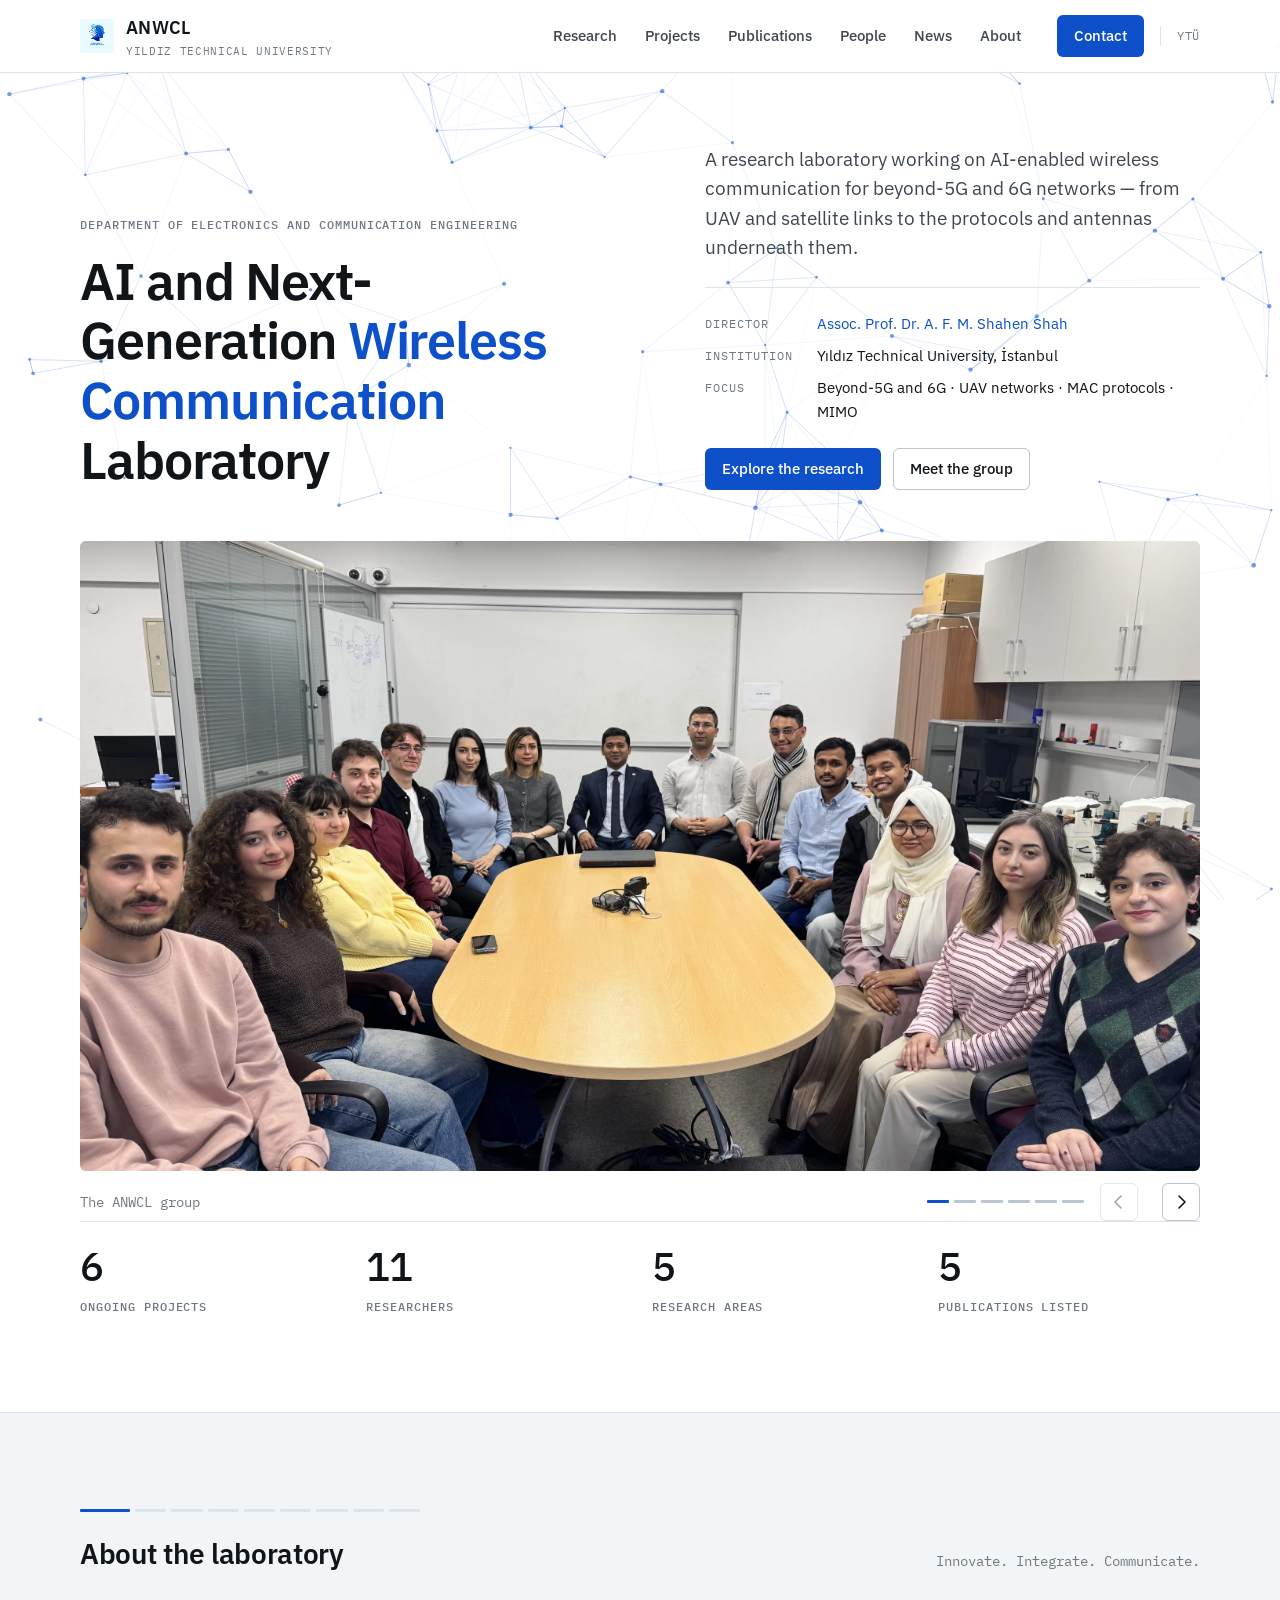
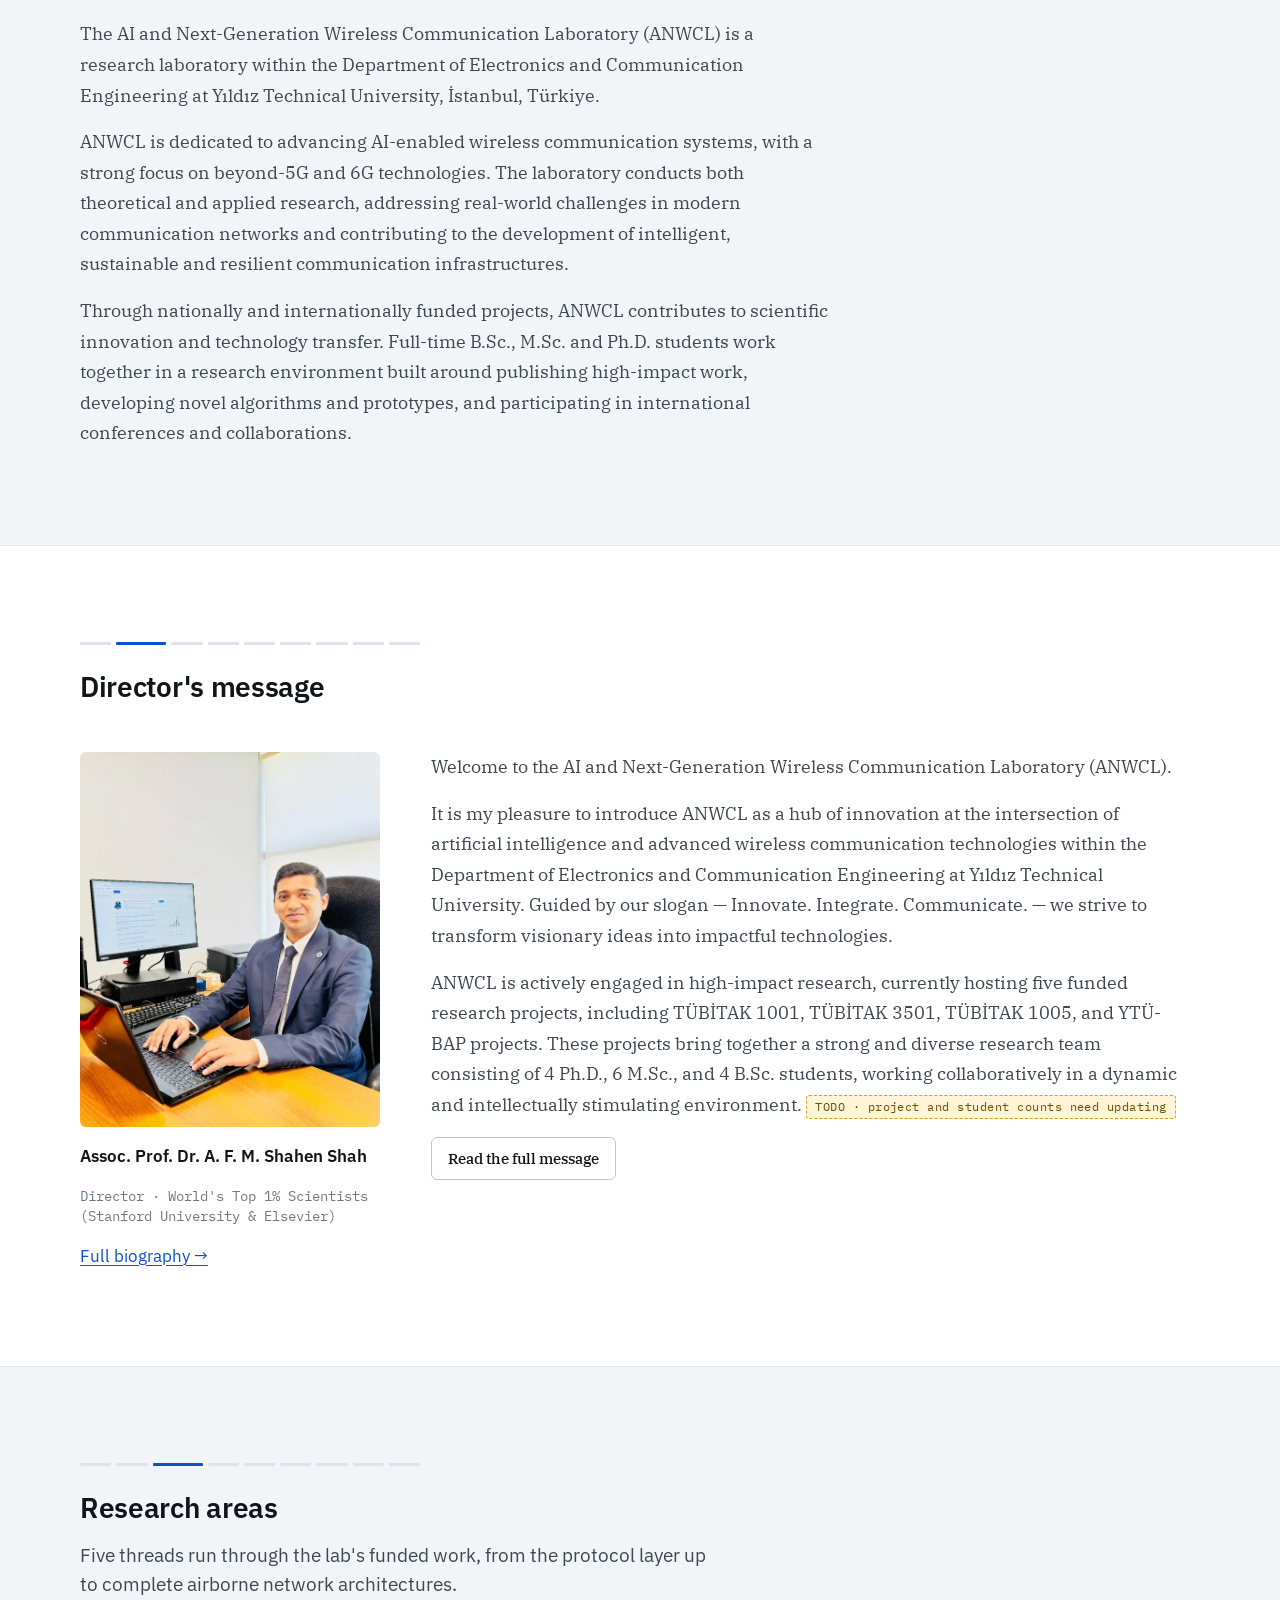
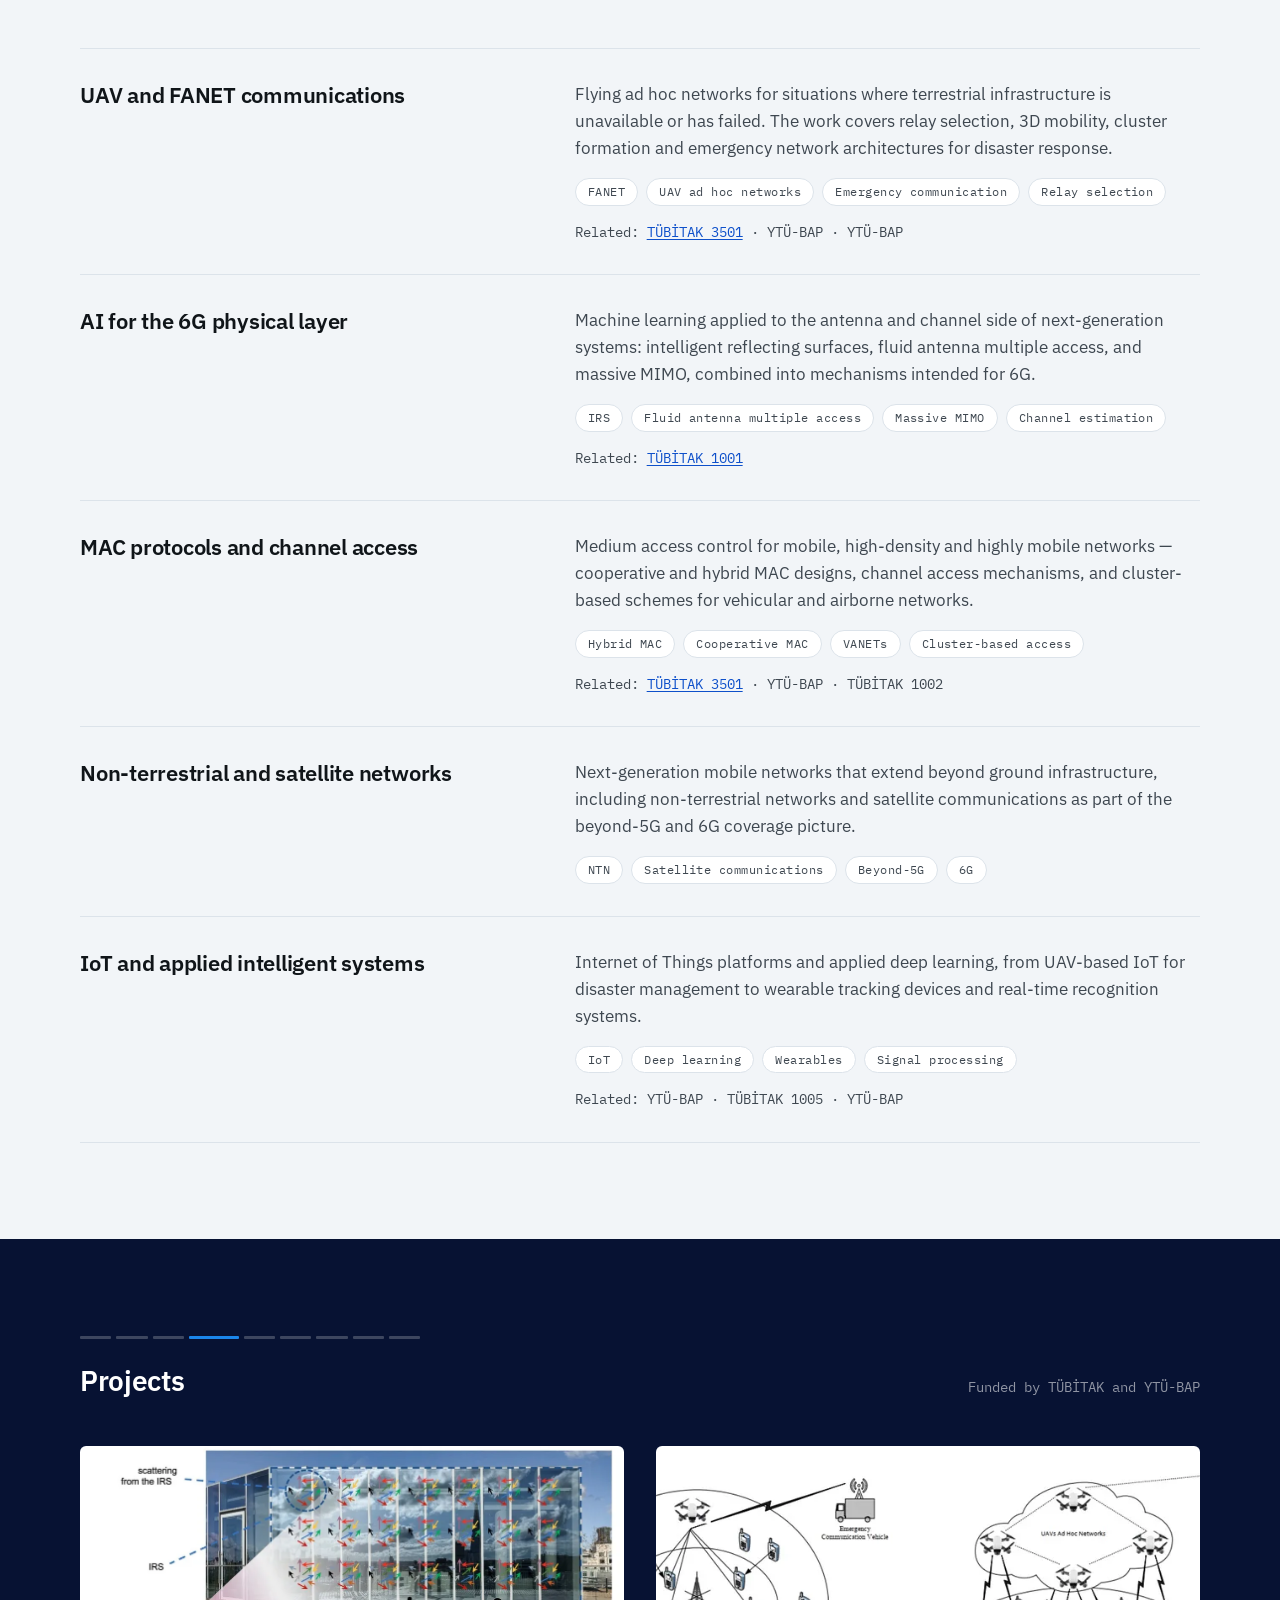
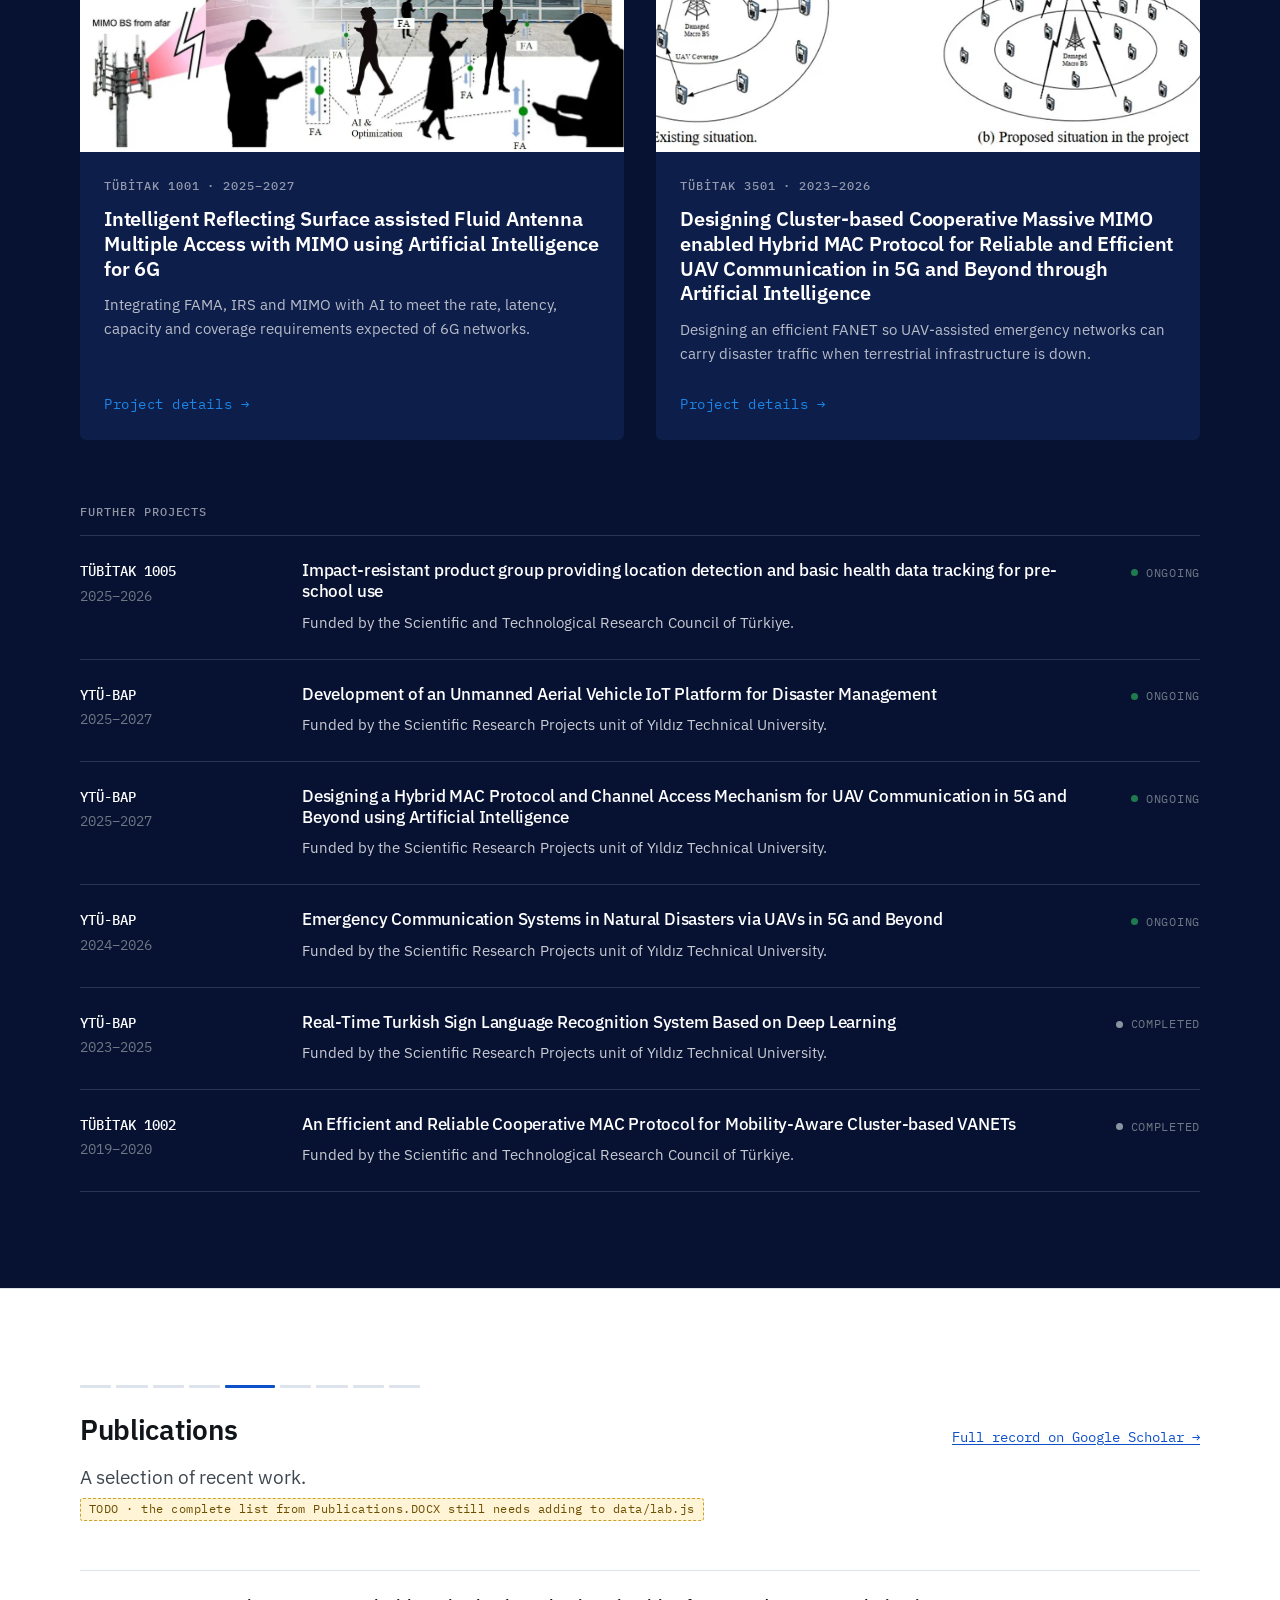
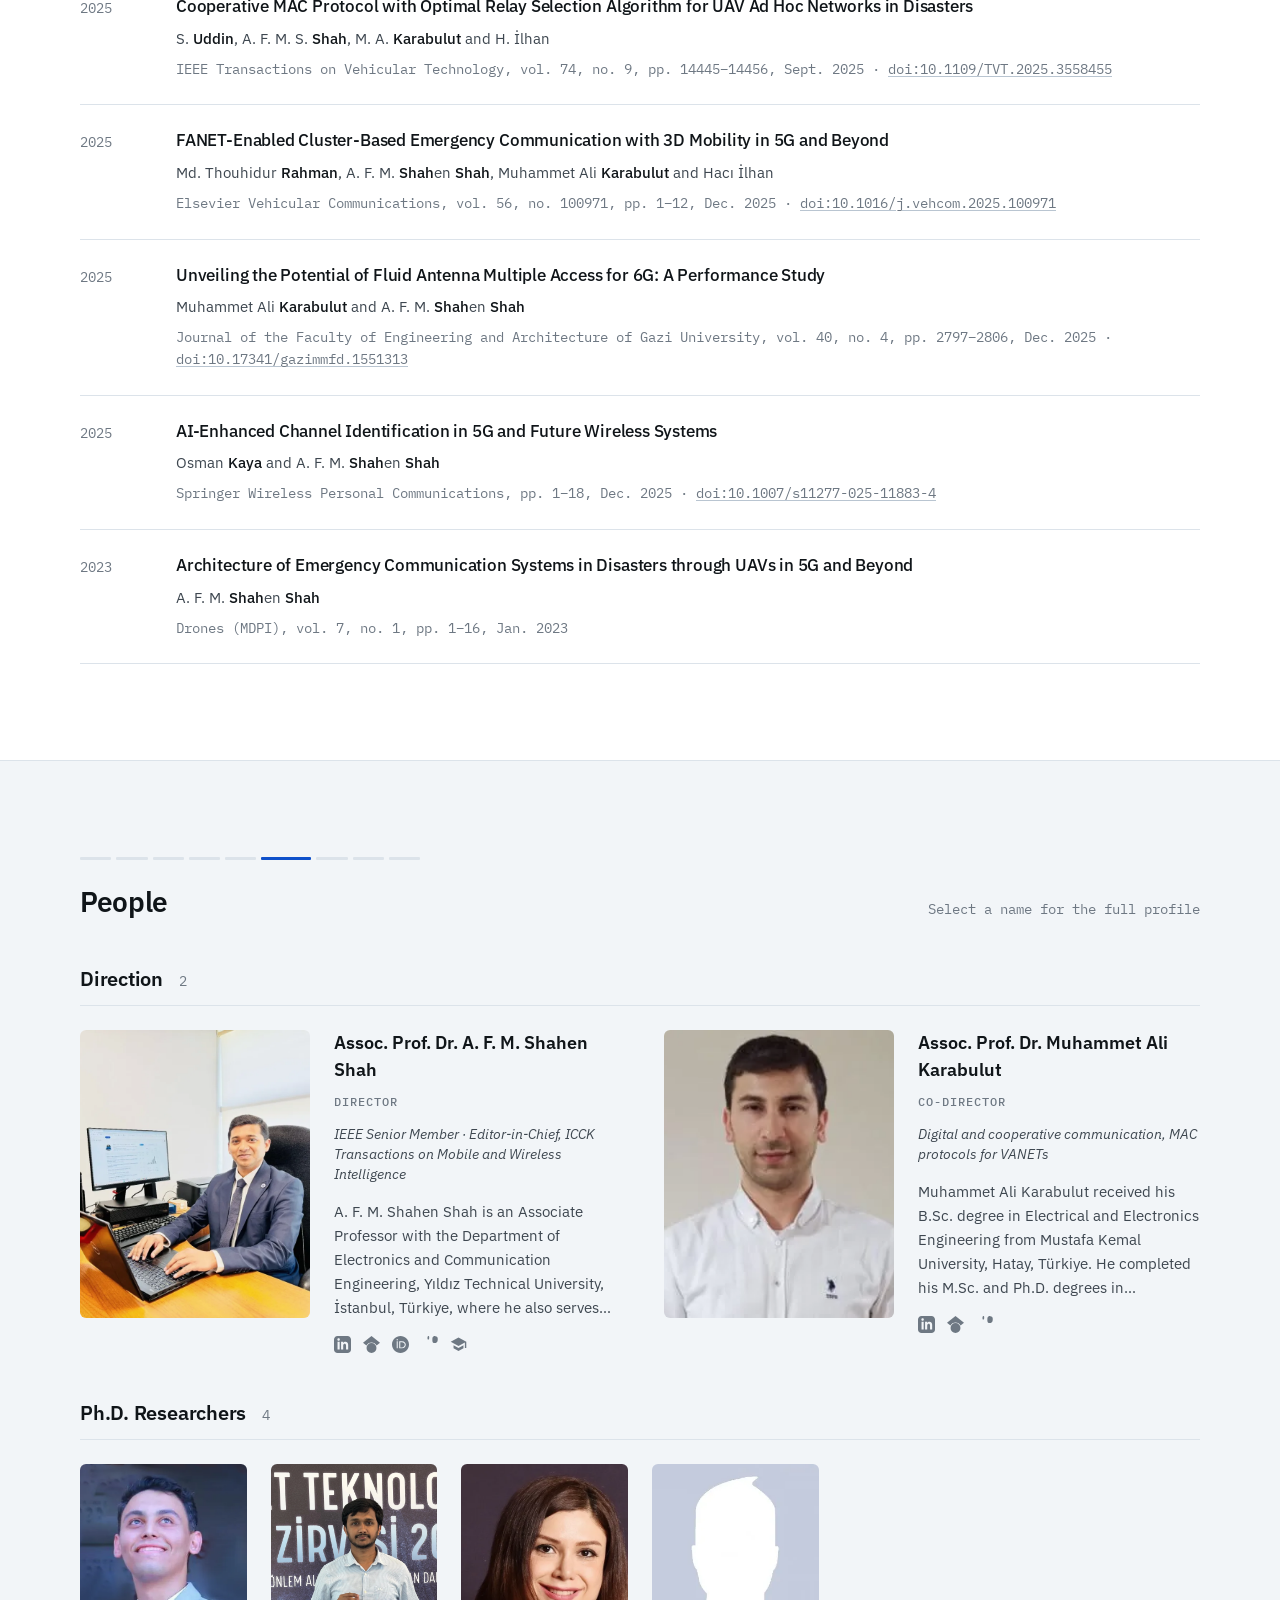
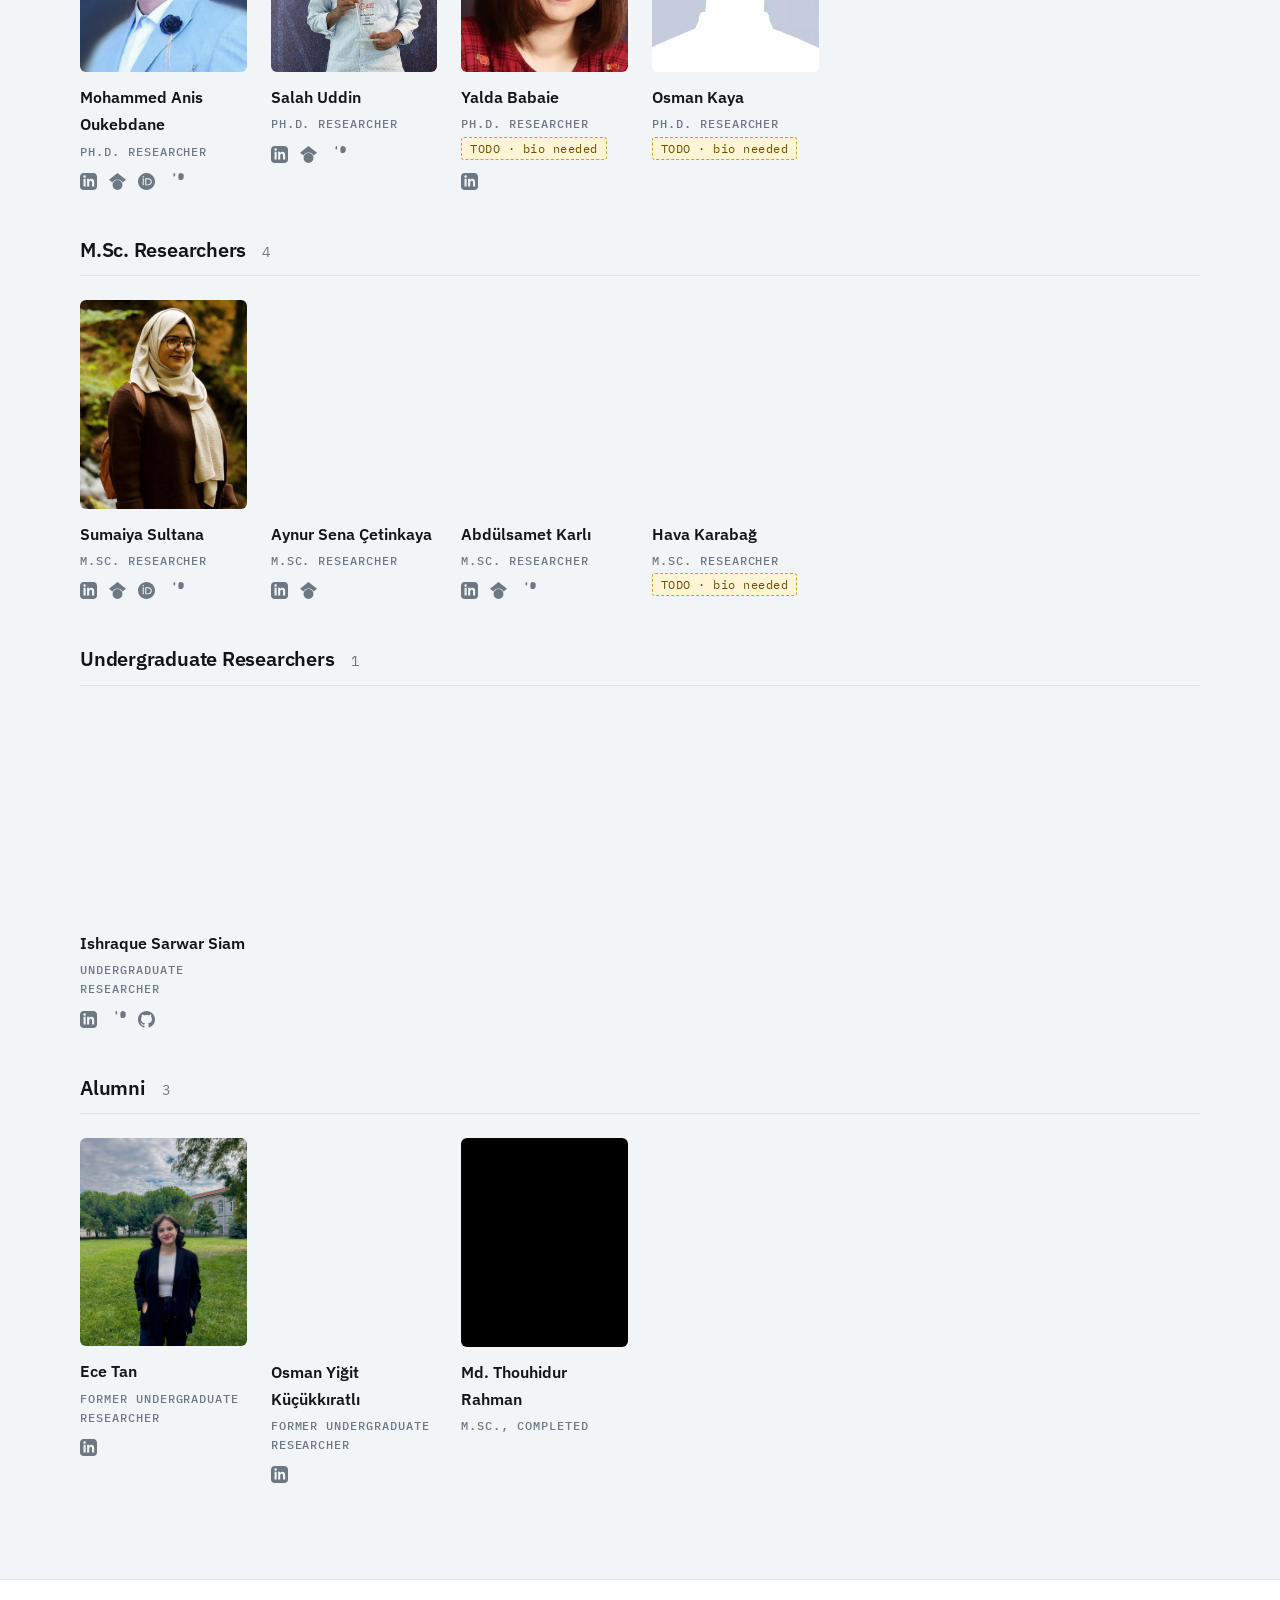
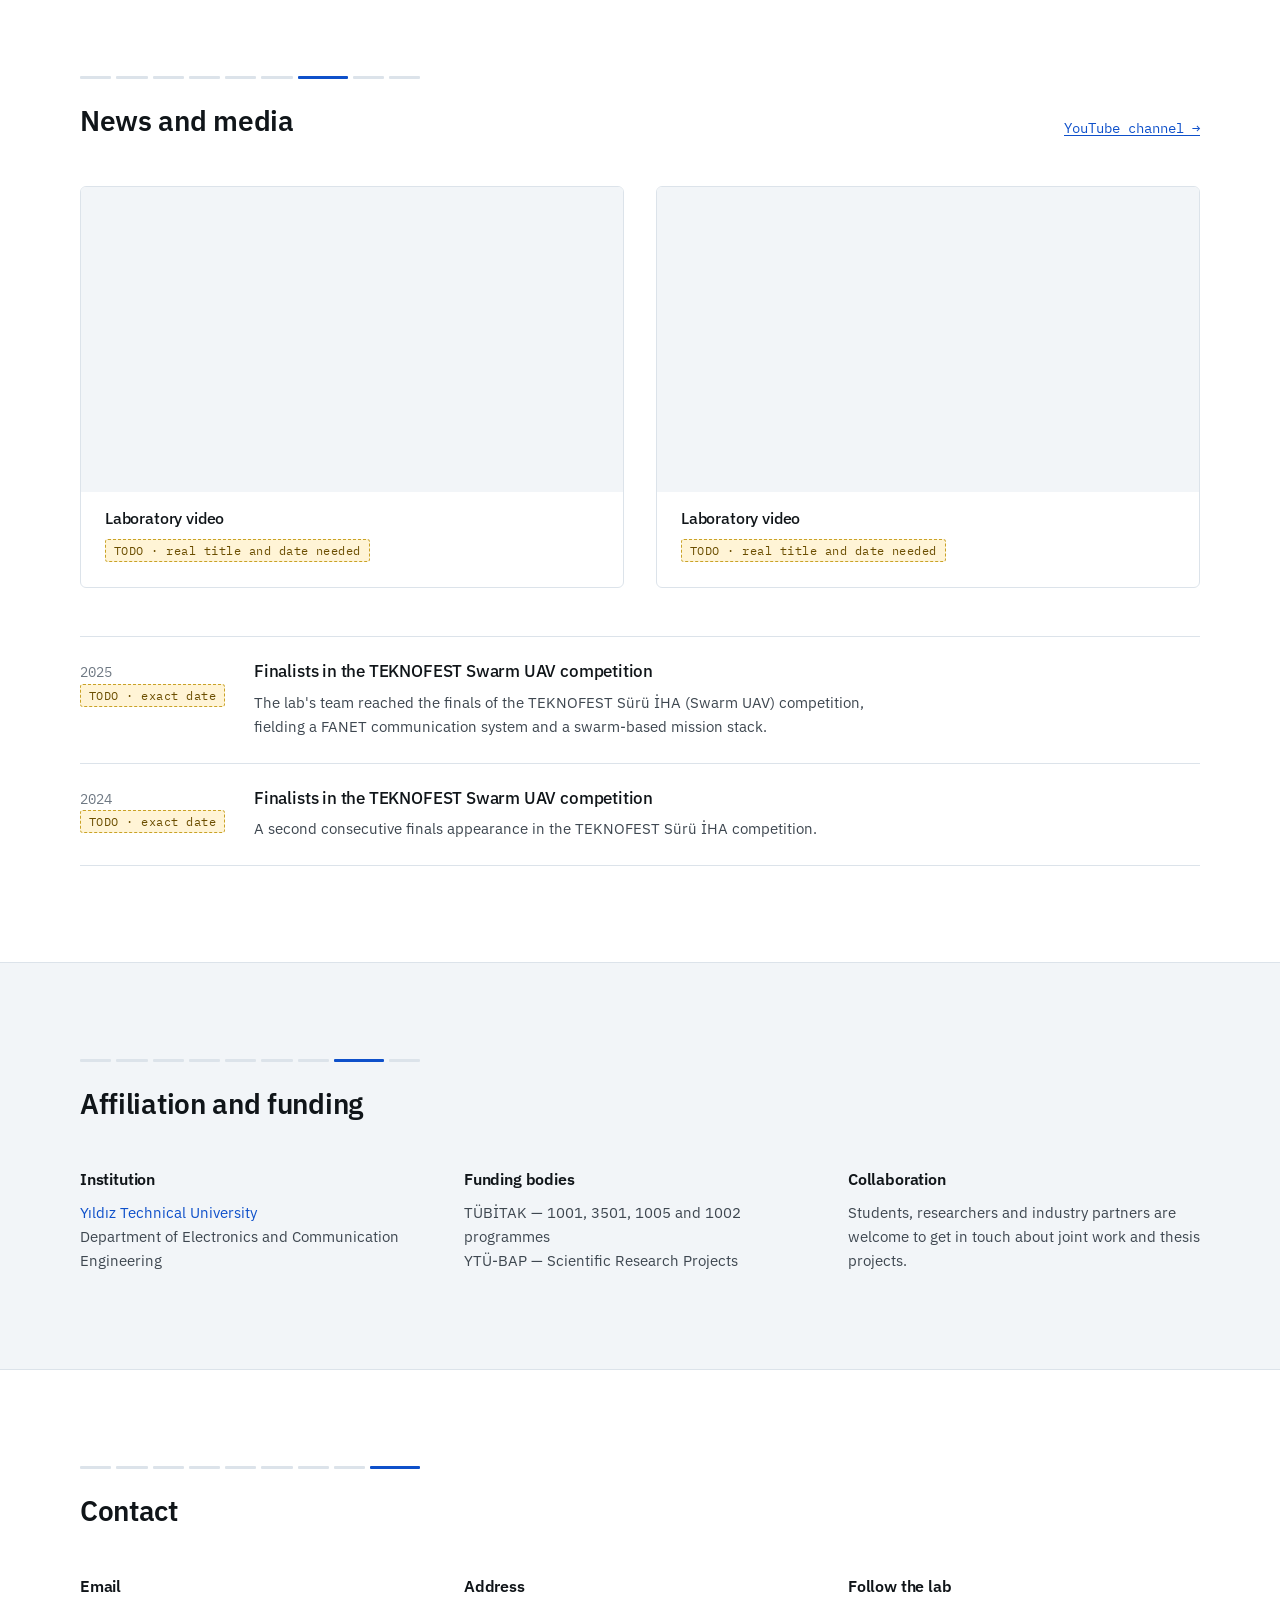
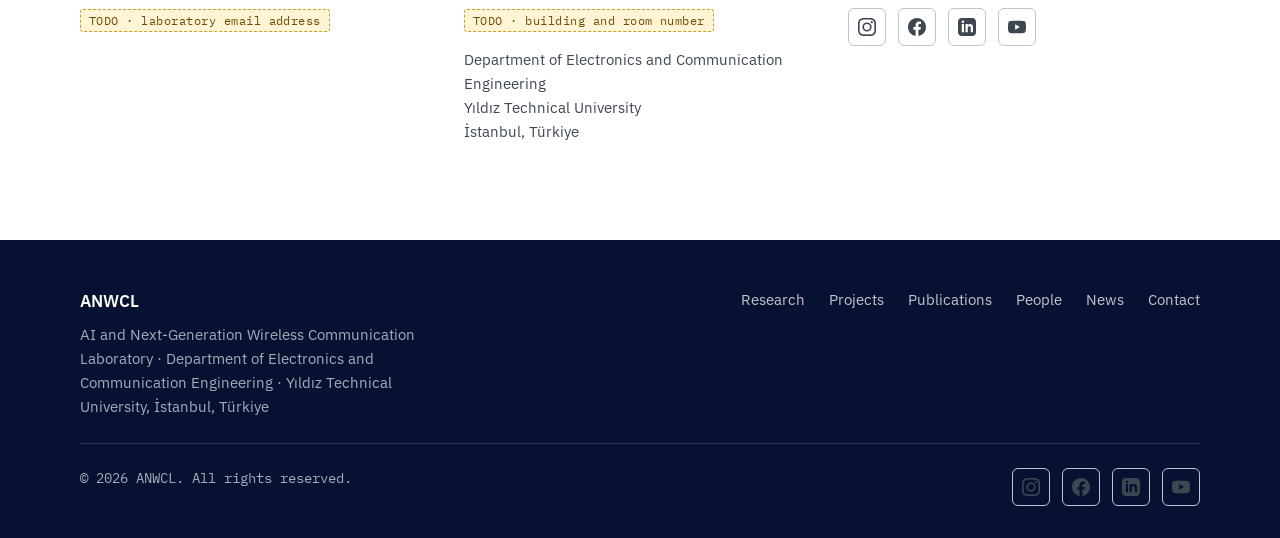
<file: v2/index.html>
<!DOCTYPE html>
<html lang="en">
<head>
<meta charset="utf-8">
<meta name="viewport" content="width=device-width, initial-scale=1">

<title>ANWCL — AI and Next-Generation Wireless Communication Laboratory, Yıldız Technical University</title>
<meta name="description" content="ANWCL is a research laboratory in the Department of Electronics and Communication Engineering at Yıldız Technical University, working on AI-enabled wireless communication for beyond-5G and 6G networks: UAV and FANET systems, MAC protocols, massive MIMO, intelligent reflecting surfaces and fluid antenna access.">

<link rel="canonical" href="https://anwcl.yildiz.edu.tr/">
<meta property="og:type" content="website">
<meta property="og:title" content="ANWCL — AI and Next-Generation Wireless Communication Laboratory">
<meta property="og:description" content="AI-enabled wireless communication research for beyond-5G and 6G at Yıldız Technical University.">
<meta property="og:image" content="photos/lablogo.png">
<meta property="og:locale" content="en">
<meta name="twitter:card" content="summary_large_image">

<link rel="icon" href="photos/lablogo.ico" sizes="any">
<link rel="apple-touch-icon" href="photos/lablogo.png">

<link rel="preconnect" href="https://fonts.googleapis.com">
<link rel="preconnect" href="https://fonts.gstatic.com" crossorigin>
<link href="https://fonts.googleapis.com/css2?family=IBM+Plex+Mono:wght@400;500&family=IBM+Plex+Sans:wght@400;500;600&family=IBM+Plex+Serif:ital,wght@0,400;1,400&display=swap" rel="stylesheet">

<link rel="stylesheet" href="styles/tokens.css">
<link rel="stylesheet" href="styles/site.css">
</head>

<body>
<a class="skip-link" href="#main">Skip to content</a>

<!-- ====================================================== HEADER ========== -->
<header class="site-header">
  <div class="container site-header__inner">

    <a class="brand" href="./">
      <img class="brand__mark" src="photos/lablogo.png" alt="">
      <span>
        <span class="brand__name" translate="no">ANWCL</span>
        <span class="brand__sub">Yıldız Technical University</span>
      </span>
    </a>

    <button class="nav-toggle" type="button" aria-expanded="false" aria-controls="primary-nav">
      <span class="visually-hidden">Menu</span>
      <svg width="18" height="14" viewBox="0 0 18 14" aria-hidden="true">
        <path d="M0 1h18M0 7h18M0 13h18" stroke="currentColor" stroke-width="1.6" fill="none"/>
      </svg>
    </button>

    <nav class="nav" id="primary-nav" aria-label="Primary">
      <a href="#research">Research</a>
      <a href="#projects">Projects</a>
      <a href="#publications">Publications</a>
      <a href="#people-section">People</a>
      <a href="#news">News</a>
      <a href="#about">About</a>
    </nav>

    <div class="header-actions">
      <a class="btn btn--primary" href="#contact">Contact</a>
      <a class="ytu-lockup" href="https://www.yildiz.edu.tr/" target="_blank" rel="noopener">YTÜ</a>
    </div>
  </div>
</header>

<main id="main">

  <!-- ==================================================== HERO ============ -->
  <section class="hero">
    <div class="container">

      <div class="hero__grid">
        <div>
          <p class="label hero__eyebrow">Department of Electronics and Communication Engineering</p>
          <h1>AI and Next-Generation <span class="accent">Wireless Communication</span> Laboratory</h1>
        </div>

        <div class="hero__side">
          <p class="standfirst hero__lede">
            A research laboratory working on AI-enabled wireless communication for
            beyond-5G and 6G networks — from UAV and satellite links to the protocols
            and antennas underneath them.
          </p>

          <dl class="idcard">
            <dt>Director</dt>
            <dd><a href="member.html?id=shahen-shah">Assoc. Prof. Dr. A. F. M. Shahen Shah</a></dd>
            <dt>Institution</dt>
            <dd>Yıldız Technical University, İstanbul</dd>
            <dt>Focus</dt>
            <dd>Beyond-5G and 6G · UAV networks · MAC protocols · MIMO</dd>
          </dl>

          <div class="hero__actions">
            <a class="btn btn--primary" href="#research">Explore the research</a>
            <a class="btn btn--quiet" href="#people-section">Meet the group</a>
          </div>
        </div>
      </div>

      <!-- Gallery. Slides come from GALLERY in data/lab.js.
           Scrollable by touch, trackpad and wheel; buttons and dots are extras. -->
      <div class="gallery" role="group" aria-roledescription="carousel" aria-label="Laboratory photographs">
        <div class="gallery__viewport">
          <div class="gallery__track" id="gallery-track" tabindex="0"></div>
        </div>
        <div class="gallery__bar">
          <p class="gallery__caption meta" id="gallery-caption"></p>
          <div class="gallery__controls">
            <div class="gallery__dots" id="gallery-dots"></div>
            <button class="gallery__btn" type="button" data-gallery="prev">
              <span class="visually-hidden">Previous photograph</span>
              <svg width="16" height="16" viewBox="0 0 16 16" aria-hidden="true"><path d="M10 2 4 8l6 6" fill="none" stroke="currentColor" stroke-width="1.6" stroke-linecap="round" stroke-linejoin="round"/></svg>
            </button>
            <button class="gallery__btn" type="button" data-gallery="next">
              <span class="visually-hidden">Next photograph</span>
              <svg width="16" height="16" viewBox="0 0 16 16" aria-hidden="true"><path d="m6 2 6 6-6 6" fill="none" stroke="currentColor" stroke-width="1.6" stroke-linecap="round" stroke-linejoin="round"/></svg>
            </button>
          </div>
        </div>
      </div>

      <div class="facts" id="facts"></div>
    </div>
  </section>

  <!-- ==================================================== ABOUT =========== -->
  <section class="band band--tinted" id="about">
    <div class="container">
      <header class="section-head">
        <span class="frame-rule" data-slot="1" data-slots="9" aria-hidden="true"></span>
        <div class="section-head__row">
          <h2>About the laboratory</h2>
          <p class="meta" translate="no">Innovate. Integrate. Communicate.</p>
        </div>
      </header>

      <div class="prose reveal">
        <p>The AI and Next-Generation Wireless Communication Laboratory (ANWCL) is a research
        laboratory within the Department of Electronics and Communication Engineering at
        Yıldız Technical University, İstanbul, Türkiye.</p>

        <p>ANWCL is dedicated to advancing AI-enabled wireless communication systems, with a
        strong focus on beyond-5G and 6G technologies. The laboratory conducts both theoretical
        and applied research, addressing real-world challenges in modern communication networks
        and contributing to the development of intelligent, sustainable and resilient
        communication infrastructures.</p>

        <p>Through nationally and internationally funded projects, ANWCL contributes to
        scientific innovation and technology transfer. Full-time B.Sc., M.Sc. and Ph.D. students
        work together in a research environment built around publishing high-impact work,
        developing novel algorithms and prototypes, and participating in international
        conferences and collaborations.</p>
      </div>
    </div>
  </section>

  <!-- ============================================ DIRECTOR'S MESSAGE ====== -->
  <section class="band band--plain" id="director">
    <div class="container">
      <header class="section-head">
        <span class="frame-rule" data-slot="2" data-slots="9" aria-hidden="true"></span>
        <h2>Director's message</h2>
      </header>
      <div class="director reveal" id="director-message"></div>
    </div>
  </section>

  <!-- ==================================================== RESEARCH ======== -->
  <section class="band band--tinted" id="research">
    <div class="container">
      <header class="section-head">
        <span class="frame-rule" data-slot="3" data-slots="9" aria-hidden="true"></span>
        <div class="section-head__row">
          <h2>Research areas</h2>
        </div>
        <p class="standfirst">
          Five threads run through the lab's funded work, from the protocol layer up to
          complete airborne network architectures.
        </p>
      </header>
      <div class="areas" id="research-areas"></div>
    </div>
  </section>

  <!-- ==================================================== PROJECTS ======== -->
  <section class="band band--deep" id="projects">
    <div class="container">
      <header class="section-head">
        <span class="frame-rule" data-slot="4" data-slots="9" aria-hidden="true"></span>
        <div class="section-head__row">
          <h2>Projects</h2>
          <p class="meta">Funded by TÜBİTAK and YTÜ-BAP</p>
        </div>
      </header>

      <div class="featured" id="projects-featured"></div>

      <h3 class="label" style="margin:var(--s-8) 0 var(--s-4)">Further projects</h3>
      <div class="project-list" id="projects-list"></div>
    </div>
  </section>

  <!-- ================================================ PUBLICATIONS ======== -->
  <section class="band band--plain" id="publications">
    <div class="container">
      <header class="section-head">
        <span class="frame-rule" data-slot="5" data-slots="9" aria-hidden="true"></span>
        <div class="section-head__row">
          <h2>Publications</h2>
          <p class="meta">
            <a href="https://scholar.google.com/citations?user=TEi1jQ4AAAAJ&amp;hl=en" target="_blank" rel="noopener">
              Full record on Google Scholar →</a>
          </p>
        </div>
        <p class="standfirst">
          A selection of recent work. <span class="todo">TODO · the complete list from
          Publications.DOCX still needs adding to data/lab.js</span>
        </p>
      </header>
      <div class="pub-list" id="publications-list"></div>
    </div>
  </section>

  <!-- ====================================================== PEOPLE ======== -->
  <section class="band band--tinted" id="people-section">
    <div class="container">
      <header class="section-head">
        <span class="frame-rule" data-slot="6" data-slots="9" aria-hidden="true"></span>
        <div class="section-head__row">
          <h2>People</h2>
          <p class="meta">Select a name for the full profile</p>
        </div>
      </header>
      <div id="people"></div>
    </div>
  </section>

  <!-- ======================================================== NEWS ======== -->
  <section class="band band--plain" id="news">
    <div class="container">
      <header class="section-head">
        <span class="frame-rule" data-slot="7" data-slots="9" aria-hidden="true"></span>
        <div class="section-head__row">
          <h2>News and media</h2>
          <p class="meta">
            <a href="https://www.youtube.com/@ANWCL" target="_blank" rel="noopener">YouTube channel →</a>
          </p>
        </div>
      </header>

      <div class="news-grid" id="news-videos"></div>
      <div class="notes" id="news-notes"></div>
    </div>
  </section>

  <!-- ================================================= AFFILIATION ======== -->
  <section class="band band--tinted" id="affiliation">
    <div class="container">
      <header class="section-head">
        <span class="frame-rule" data-slot="8" data-slots="9" aria-hidden="true"></span>
        <h2>Affiliation and funding</h2>
      </header>
      <div class="contact-grid reveal">
        <div class="contact-block">
          <h3>Institution</h3>
          <p><a href="https://www.yildiz.edu.tr/" target="_blank" rel="noopener">Yıldız Technical University</a><br>
             Department of Electronics and Communication Engineering</p>
        </div>
        <div class="contact-block">
          <h3>Funding bodies</h3>
          <p>TÜBİTAK — 1001, 3501, 1005 and 1002 programmes<br>
             YTÜ-BAP — Scientific Research Projects</p>
        </div>
        <div class="contact-block">
          <h3>Collaboration</h3>
          <p>Students, researchers and industry partners are welcome to get in touch about
             joint work and thesis projects.</p>
        </div>
      </div>
    </div>
  </section>

  <!-- ===================================================== CONTACT ======== -->
  <section class="band band--plain" id="contact">
    <div class="container">
      <header class="section-head">
        <span class="frame-rule" data-slot="9" data-slots="9" aria-hidden="true"></span>
        <div class="section-head__row">
          <h2>Contact</h2>
        </div>
      </header>
      <div class="contact-grid reveal" id="contact-details"></div>
    </div>
  </section>

</main>

<!-- ====================================================== FOOTER ========== -->
<footer class="site-footer">
  <div class="container">
    <div class="site-footer__top">
      <div>
        <p class="site-footer__name" translate="no">ANWCL
          <span>AI and Next-Generation Wireless Communication Laboratory ·
                Department of Electronics and Communication Engineering ·
                Yıldız Technical University, İstanbul, Türkiye</span>
        </p>
      </div>
      <nav class="footer-nav" aria-label="Footer">
        <a href="#research">Research</a>
        <a href="#projects">Projects</a>
        <a href="#publications">Publications</a>
        <a href="#people-section">People</a>
        <a href="#news">News</a>
        <a href="#contact">Contact</a>
      </nav>
    </div>

    <div class="site-footer__bottom">
      <p>© <span data-year>2026</span> ANWCL. All rights reserved.</p>
      <div class="socials" id="footer-socials"></div>
    </div>
  </div>
</footer>

<script src="js/icons.js"></script>
<script src="data/lab.js"></script>
<script src="data/members.js"></script>
<script src="js/site.js"></script>
<script src="js/particles.js" defer></script>
</body>
</html>
</file>
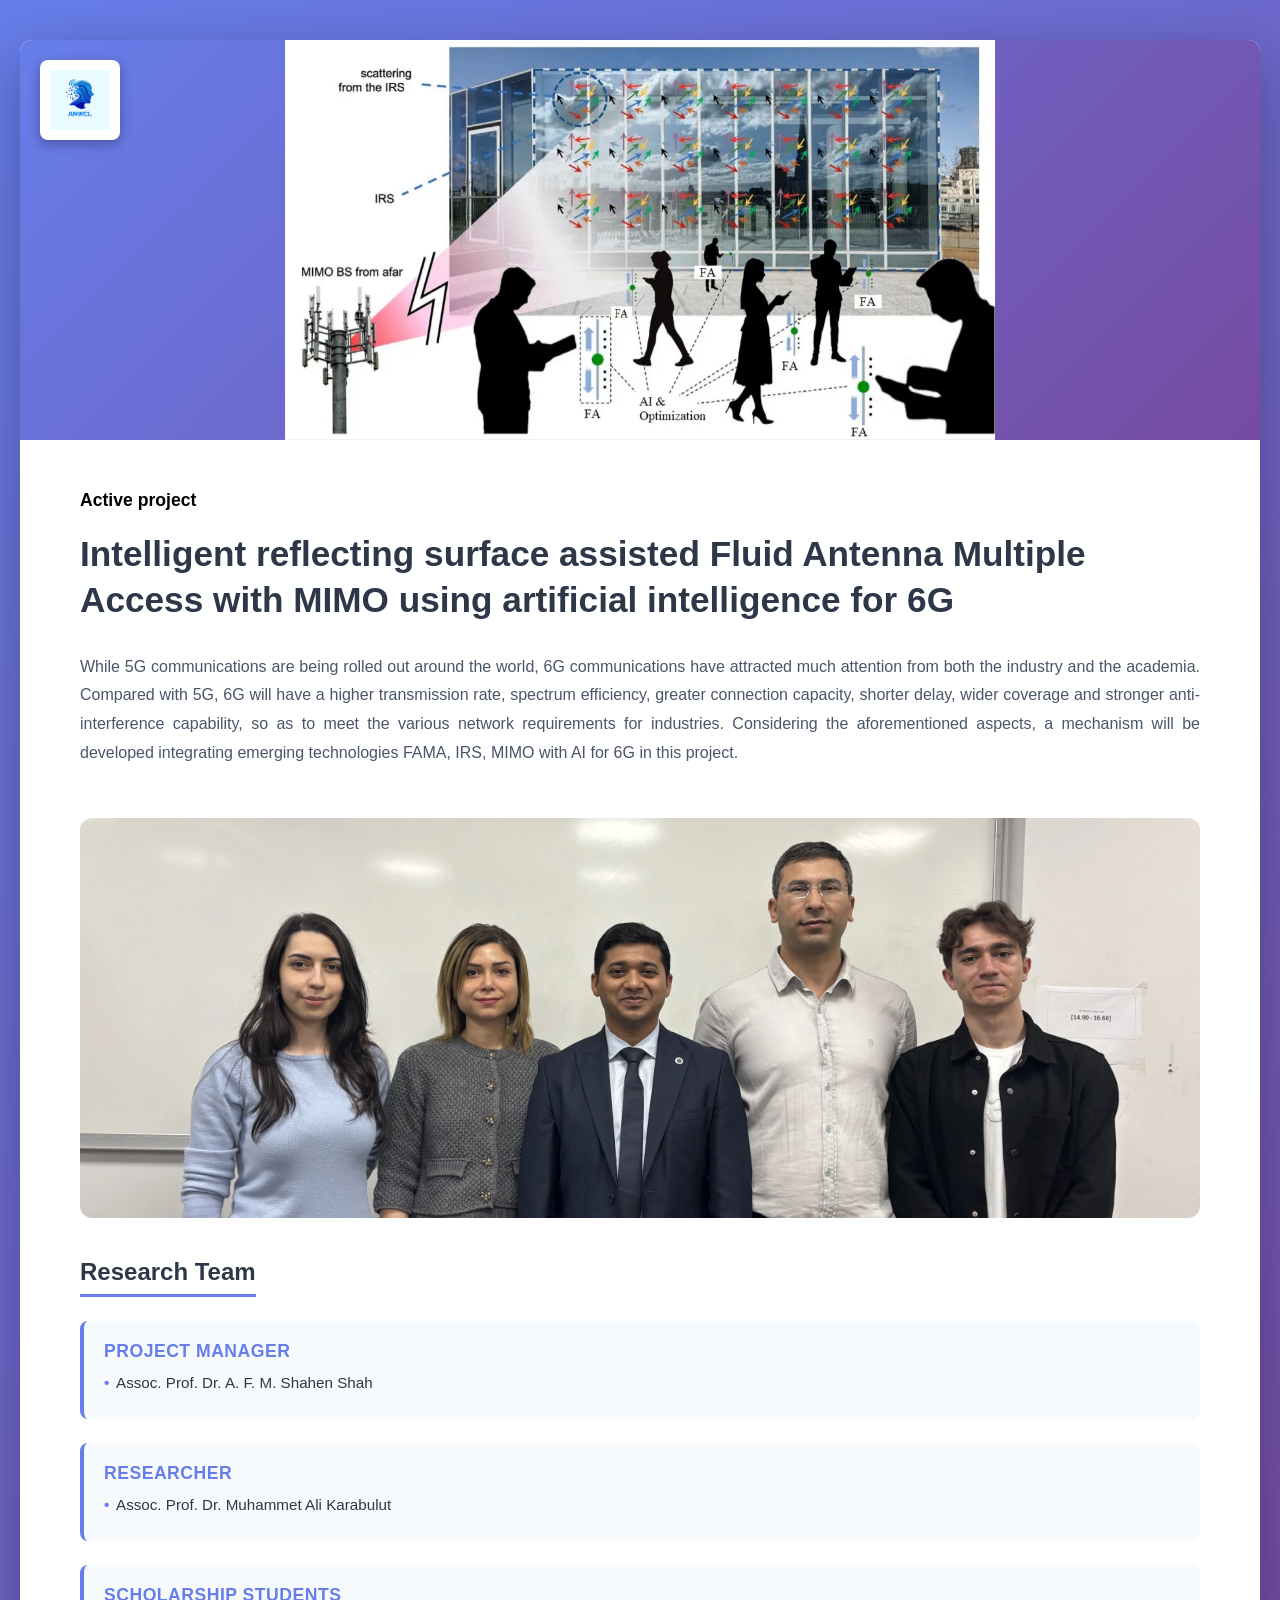
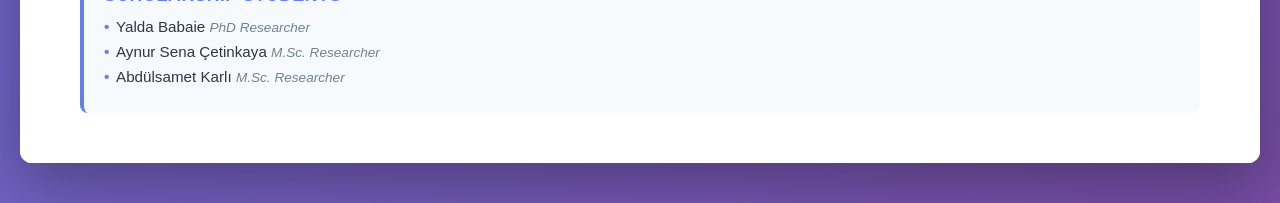
<file: project pages/1001.html>
<!DOCTYPE html>
<html lang="en">
<head>
    <meta charset="UTF-8">
    <meta name="viewport" content="width=device-width, initial-scale=1.0">
    <title>Project Profile</title>
    <link rel="icon" type="image/x-icon" href="photos/Lablogo.ico">
    <style>
        * {
            margin: 0;
            padding: 0;
            box-sizing: border-box;
        }

        body {
            font-family: 'Segoe UI', Tahoma, Geneva, Verdana, sans-serif;
            background: linear-gradient(135deg, #667eea 0%, #764ba2 100%);
            min-height: 100vh;
            padding: 40px 20px;
        }

        .container {
            max-width: 1400px;
            margin: 0 auto;
            background: white;
            border-radius: 12px;
            overflow: hidden;
            box-shadow: 0 20px 60px rgba(0, 0, 0, 0.3);
            opacity: 0;
            animation: fadeIn 0.8s ease forwards;
        }

        @keyframes fadeIn {
            to { opacity: 1; }
        }

        .project-image-container {
            position: relative;
            width: 100%;
            height: 400px;
            overflow: hidden;
            background: linear-gradient(135deg, #667eea 0%, #764ba2 100%);
        }

        .lab-logo {
            position: absolute;
            top: 20px;
            left: 20px;
            width: 80px;
            height: 80px;
            object-fit: contain;
            background: white;
            padding: 10px;
            border-radius: 8px;
            box-shadow: 0 4px 12px rgba(0, 0, 0, 0.3);
            z-index: 10;
            opacity: 0;
            animation: fadeIn 0.8s ease forwards 0.5s;
        }

        .project-image {
            width: 100%;
            height: 100%;
            object-fit: contain;
            opacity: 0;
            animation: fadeInImage 1s ease forwards 0.3s;
            transition: transform 0.3s ease;
        }

        .project-image-container:hover .project-image {
            transform: scale(1.05);
        }

        @keyframes fadeInImage {
            to { opacity: 1; }
        }

        .content-section {
            padding: 50px 60px;
            background: white;
        }

        .pulse-green {
            animation: greenPulse 2s ease-in-out infinite;
            font-size: 1.1rem;
            font-weight: 600;
            margin-bottom: 20px;
        }

        @keyframes greenPulse {
            0%, 100% {
                color: rgba(0, 200, 0, 0.5);
                text-shadow: 0 0 5px rgba(0, 255, 0, 0.5);
            }
            50% {
                color: rgba(0, 200, 0, 1);
                text-shadow: 0 0 10px rgba(0, 255, 0, 0.8),
                             0 0 20px rgba(0, 255, 0, 0.6);
            }
        }

        .project-main-title {
            font-size: 2.2rem;
            font-weight: 700;
            color: #2d3748;
            margin-bottom: 30px;
            line-height: 1.3;
            opacity: 0;
            animation: fadeInUp 0.8s ease forwards 0.5s;
        }

        .project-description {
            font-size: 1rem;
            line-height: 1.8;
            color: #4a5568;
            text-align: justify;
            margin-bottom: 50px;
            opacity: 0;
            animation: fadeInUp 0.8s ease forwards 0.7s;
        }

        .team-image-container {
            position: relative;
            width: 100%;
            height: 400px;
            overflow: hidden;
            background: #f7fafc;
            border-radius: 12px;
            margin-bottom: 40px;
            opacity: 0;
            animation: fadeInUp 0.8s ease forwards 0.9s;
        }

        .team-image {
            width: 100%;
            height: 100%;
            object-fit: cover;
            transition: transform 0.3s ease;
        }

        .team-image-container:hover .team-image {
            transform: scale(1.05);
        }

        .section-title {
            font-size: 1.5rem;
            font-weight: 700;
            color: #2d3748;
            margin-bottom: 24px;
            padding-bottom: 8px;
            border-bottom: 3px solid #667eea;
            display: inline-block;
            opacity: 0;
            animation: fadeInUp 0.8s ease forwards 1.1s;
        }

        .team-grid {
            display: grid;
            gap: 24px;
            opacity: 0;
            animation: fadeInUp 0.8s ease forwards 1.3s;
        }

        .team-role-group {
            background: #f7fafc;
            padding: 20px;
            border-radius: 8px;
            border-left: 4px solid #667eea;
            transition: all 0.3s ease;
        }

        .team-role-group:hover {
            transform: translateX(5px);
            box-shadow: 0 4px 12px rgba(102, 126, 234, 0.15);
        }

        .role-header {
            font-size: 1.1rem;
            font-weight: 600;
            color: #667eea;
            margin-bottom: 12px;
            text-transform: uppercase;
            letter-spacing: 0.5px;
        }

        .member-name {
            font-size: 0.95rem;
            color: #2d3748;
            margin-bottom: 8px;
            padding-left: 12px;
            position: relative;
        }

        .member-name::before {
            content: "•";
            position: absolute;
            left: 0;
            color: #667eea;
            font-weight: bold;
        }

        .member-note {
            color: #718096;
            font-size: 0.85rem;
            font-style: italic;
        }

        @keyframes fadeInUp {
            from {
                opacity: 0;
                transform: translateY(20px);
            }
            to {
                opacity: 1;
                transform: translateY(0);
            }
        }

        /* ============================================
           MOBILE RESPONSIVE STYLES
           ============================================ */

        @media (max-width: 768px) {

            body {
                padding: 12px 10px;
            }

            .container {
                border-radius: 8px;
            }

            /* Hero / project image — shorter on mobile */
            .project-image-container {
                height: 220px;
            }

            /* Make logo smaller and tuck into corner */
            .lab-logo {
                width: 52px;
                height: 52px;
                top: 12px;
                left: 12px;
                padding: 6px;
            }

            /* Content area — less padding */
            .content-section {
                padding: 24px 18px 32px;
            }

            /* Status badge */
            .pulse-green {
                font-size: 0.95rem;
                margin-bottom: 12px;
            }

            /* Title — scale down for narrow screens */
            .project-main-title {
                font-size: 1.35rem;
                margin-bottom: 18px;
                line-height: 1.4;
            }

            /* Body text */
            .project-description {
                font-size: 0.92rem;
                line-height: 1.75;
                margin-bottom: 30px;
                text-align: left; /* justify can look bad on narrow screens */
            }

            /* Team photo — shorter */
            .team-image-container {
                height: 200px;
                border-radius: 8px;
                margin-bottom: 24px;
            }

            /* Section heading */
            .section-title {
                font-size: 1.2rem;
                margin-bottom: 16px;
            }

            /* Team grid — single column */
            .team-grid {
                gap: 14px;
            }

            .team-role-group {
                padding: 14px 16px;
            }

            /* Disable sideways slide on tap (touch devices) */
            .team-role-group:hover {
                transform: none;
            }

            .role-header {
                font-size: 0.9rem;
                margin-bottom: 8px;
            }

            .member-name {
                font-size: 0.88rem;
                margin-bottom: 6px;
            }

            .member-note {
                font-size: 0.78rem;
                display: block;       /* stack note below name */
                padding-left: 12px;
                margin-top: 1px;
                color: #718096;
            }
        }

        /* Extra small phones */
        @media (max-width: 390px) {
            .project-image-container {
                height: 180px;
            }

            .project-main-title {
                font-size: 1.15rem;
            }

            .content-section {
                padding: 18px 14px 28px;
            }
        }
    </style>
</head>
<body>
    <div class="container">
        <!-- Project Image -->
        <div class="project-image-container">
            <img src="https://placehold.co/80x80/ffffff/667eea?text=Lab+Logo" 
                 alt="Lab Logo" 
                 class="lab-logo" 
                 id="labLogo"
                 loading="lazy" 
                 onerror="this.style.display='none'">
            <img src="https://placehold.co/1400x400/667eea/ffffff?text=Project+Photo" 
                 alt="Project" 
                 class="project-image" 
                 id="projectImage"
                 loading="lazy"
                 onerror="this.src='https://placehold.co/1400x400/667eea/ffffff?text=Image+Not+Found'">
        </div>

        <div class="content-section">
            <!-- Status and Title -->
            <h3 class="pulse-green">Active project</h3>
            <h1 class="project-main-title" id="projectTitle">
                Designing Cluster-based Cooperative Massive MIMO enabled Hybrid MAC Protocol for Reliable and Efficient UAVs Communication in 5G and beyond through Artificial Intelligence
            </h1>

            <!-- Project Description -->
            <p class="project-description" id="projectDescription">
                Recently, increases have been observed in the frequency and negative effects of natural disasters such as earthquakes and floods with climate changes. Solutions are sought for the evaluation of these disasters, reacting quickly and effectively against damages and healing mechanisms. On the other hand, deficiencies in communication and situational awareness will reduce the effectiveness of the proposed solutions. For this purpose, the use of UAVs in disaster management is of great importance in the evaluation and reaction stages due to its advantages such as cost, time, size, and safety for a durable communication network. In this context, the aim of this project is to utilize UAVs and design an efficient FANET in order to manage UAV-assisted emergency networks in disasters and to use UAVs in disaster assistance etc. Thus, emergency networks will help to setup communication and meet data traffic in disaster as well as will save peoples life through disaster assistance.
            </p>

            <!-- Team Photo -->
            <div class="team-image-container">
                <img src="https://placehold.co/1400x400/764ba2/ffffff?text=Research+Team+Photo" 
                     alt="Research Team" 
                     class="team-image" 
                     id="teamImage"
                     onerror="this.src='https://placehold.co/1400x400/764ba2/ffffff?text=Image+Not+Found'">
            </div>

            <!-- Research Team Section -->
            <h2 class="section-title">Research Team</h2>
            <div class="team-grid" id="teamGrid">
                <div class="team-role-group">
                    <div class="role-header">Project Manager</div>
                    <div class="member-name">Assoc. Prof. Dr. A. F. M. Shahen Shah</div>
                </div>

                <div class="team-role-group">
                    <div class="role-header">Researcher</div>
                    <div class="member-name">Assoc. Prof. Dr. Muhammet Ali Karabulut</div>
                </div>

                <div class="team-role-group">
                    <div class="role-header">Advisor</div>
                    <div class="member-name">Prof. Dr. Haci Ilhan</div>
                </div>

                <div class="team-role-group">
                    <div class="role-header">Scholarship Students</div>
                    <div class="member-name">Salah Uddin <span class="member-note">PhD Researcher</span></div>
                    <div class="member-name">Sumaiya Sultana <span class="member-note">M.Sc. Researcher</span></div>
                    <div class="member-name">Hava KARABAĞ <span class="member-note">M.Sc. Researcher</span></div>
                    <div class="member-name">Md. Thouhidur Rahman <span class="member-note">M.Sc. (Completed, Lab Alumni)</span></div>
                </div>
            </div>
        </div>
    </div>

    <script>
        // Database structure for projects
        const projects = [
            {
                id: "tubitak-1001-uav",
                labLogo: "../photos/lablogo.png",
                projectImage: "../photos/1001_1.webp",
                teamImage: "../photos/1001.webp",
                title: "Intelligent reflecting surface assisted Fluid Antenna Multiple Access with MIMO using artificial intelligence for 6G",
                status: "Active Project",
                description: "While 5G communications are being rolled out around the world, 6G communications have attracted much attention from both the industry and the academia. Compared with 5G, 6G will have a higher transmission rate, spectrum efficiency, greater connection capacity, shorter delay, wider coverage and stronger anti-interference capability, so as to meet the various network requirements for industries. Considering the aforementioned aspects, a mechanism will be developed integrating emerging technologies FAMA, IRS, MIMO with AI for 6G in this project.",
                team: {
                    manager: ["Assoc. Prof. Dr. A. F. M. Shahen Shah"],
                    researchers: ["Assoc. Prof. Dr. Muhammet Ali Karabulut"],
                    // advisors: ["Prof. Dr. Haci Ilhan"],
                    students: [
                        { name: "Yalda Babaie", note: "PhD Researcher" },
                        { name: "Aynur Sena Çetinkaya", note: "M.Sc. Researcher" },
                        { name: "Abdülsamet Karlı", note: "M.Sc. Researcher" },
                    ]
                }
            }
        ];

        // Function to populate the page
        function populateProject(data) {
            document.title = `${data.title.substring(0, 50)}... | Lab Project`;
            document.getElementById('labLogo').src = data.labLogo;
            document.getElementById('projectImage').src = data.projectImage;
            document.getElementById('teamImage').src = data.teamImage;
            document.getElementById('projectTitle').textContent = data.title;
            document.getElementById('projectDescription').textContent = data.description;

            const teamGrid = document.getElementById('teamGrid');
            teamGrid.innerHTML = '';

            // Manager
            if (data.team.manager && data.team.manager.length > 0) {
                const managerGroup = document.createElement('div');
                managerGroup.className = 'team-role-group';
                managerGroup.innerHTML = `<div class="role-header">Project Manager</div>`;
                data.team.manager.forEach(name => {
                    managerGroup.innerHTML += `<div class="member-name">${name}</div>`;
                });
                teamGrid.appendChild(managerGroup);
            }

            // Researchers
            if (data.team.researchers && data.team.researchers.length > 0) {
                const researcherGroup = document.createElement('div');
                researcherGroup.className = 'team-role-group';
                researcherGroup.innerHTML = `<div class="role-header">Researcher${data.team.researchers.length > 1 ? 's' : ''}</div>`;
                data.team.researchers.forEach(name => {
                    researcherGroup.innerHTML += `<div class="member-name">${name}</div>`;
                });
                teamGrid.appendChild(researcherGroup);
            }

            // Advisors
            if (data.team.advisors && data.team.advisors.length > 0) {
                const advisorGroup = document.createElement('div');
                advisorGroup.className = 'team-role-group';
                advisorGroup.innerHTML = `<div class="role-header">Advisor${data.team.advisors.length > 1 ? 's' : ''}</div>`;
                data.team.advisors.forEach(name => {
                    advisorGroup.innerHTML += `<div class="member-name">${name}</div>`;
                });
                teamGrid.appendChild(advisorGroup);
            }

            // Students
            if (data.team.students && data.team.students.length > 0) {
                const studentGroup = document.createElement('div');
                studentGroup.className = 'team-role-group';
                studentGroup.innerHTML = `<div class="role-header">Scholarship Students</div>`;
                data.team.students.forEach(student => {
                    studentGroup.innerHTML += `<div class="member-name">${student.name} <span class="member-note">${student.note}</span></div>`;
                });
                teamGrid.appendChild(studentGroup);
            }
        }

        // Load project on page load
        document.addEventListener('DOMContentLoaded', () => {
            const params = new URLSearchParams(window.location.search);
            const projectId = params.get('id');

            if (projectId) {
                const projectData = projects.find(proj => proj.id === projectId);
                if (projectData) {
                    populateProject(projectData);
                } else {
                    document.querySelector('.container').innerHTML = '<div style="padding: 50px; text-align: center;"><h1>Project Not Found</h1></div>';
                }
            } else {
                // Default to first project if no ID specified
                populateProject(projects[0]);
            }
        });
    </script>
</body>
</html>
</file>
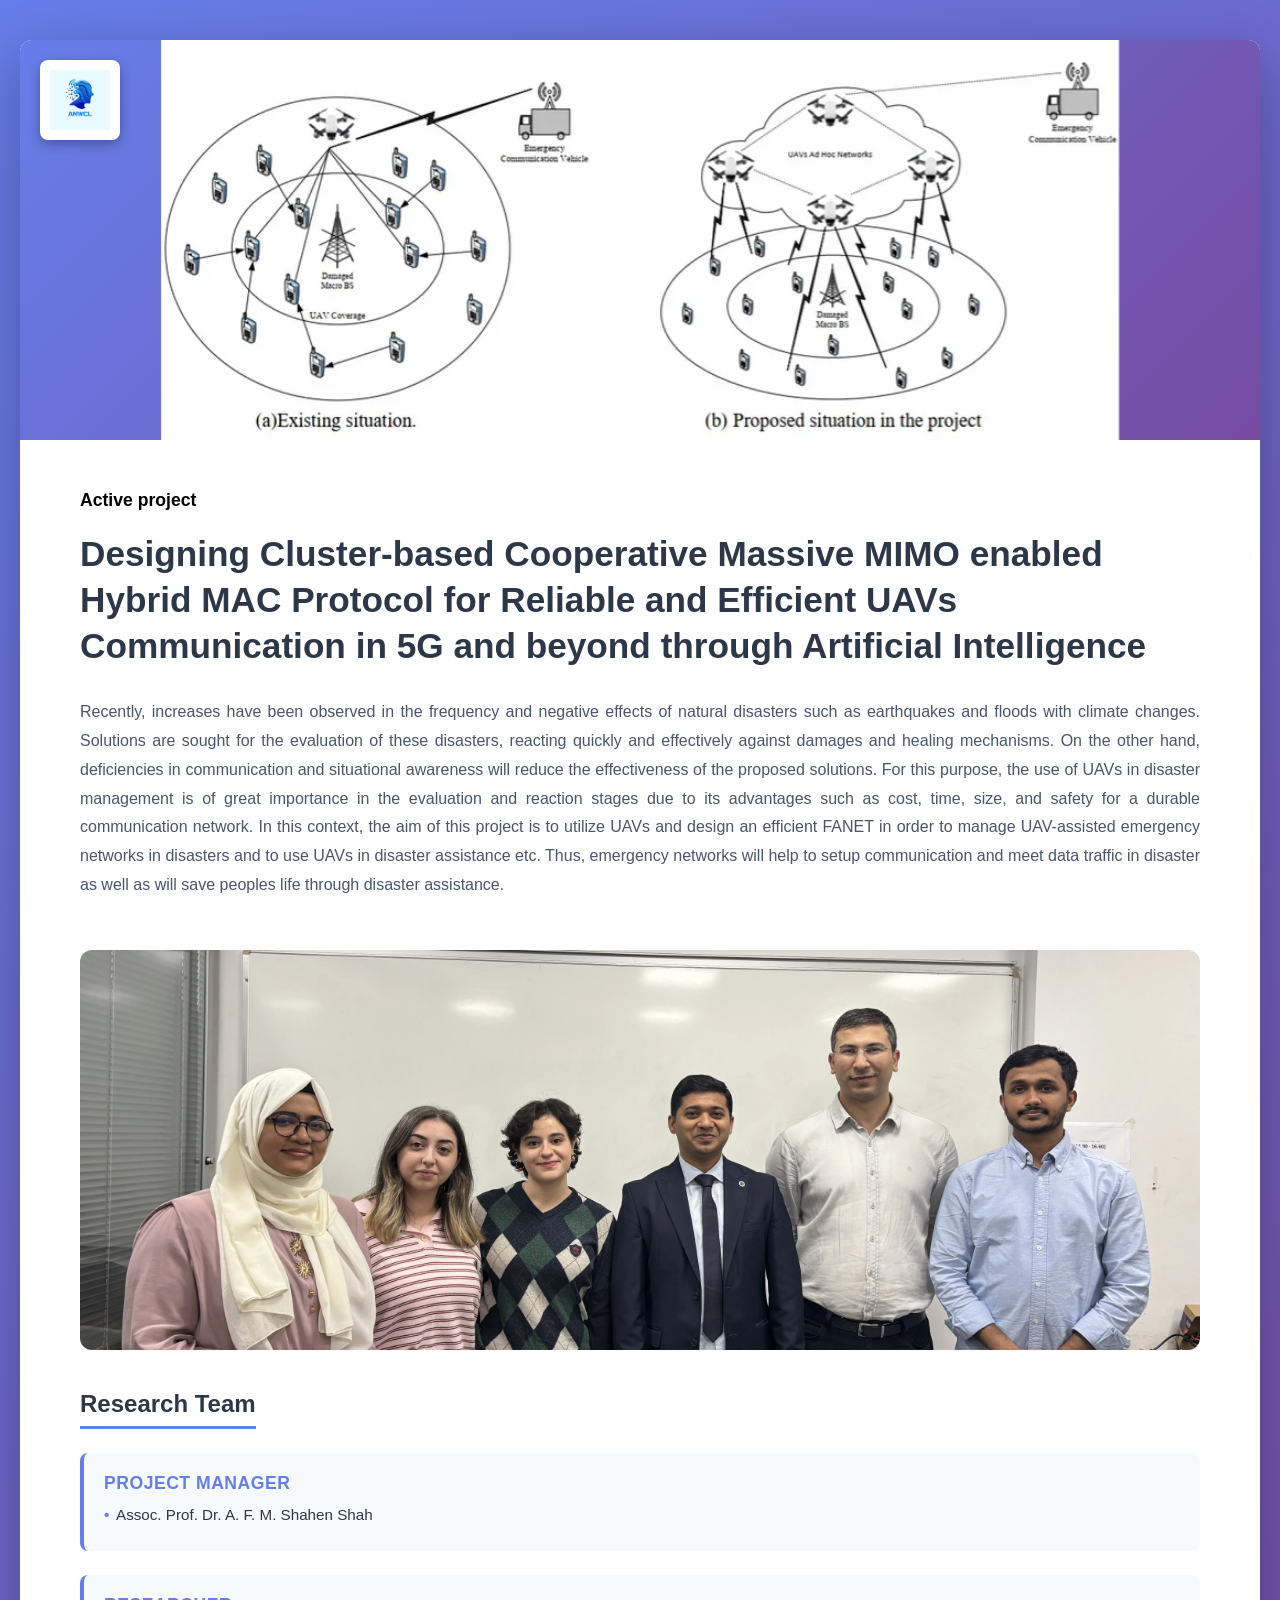
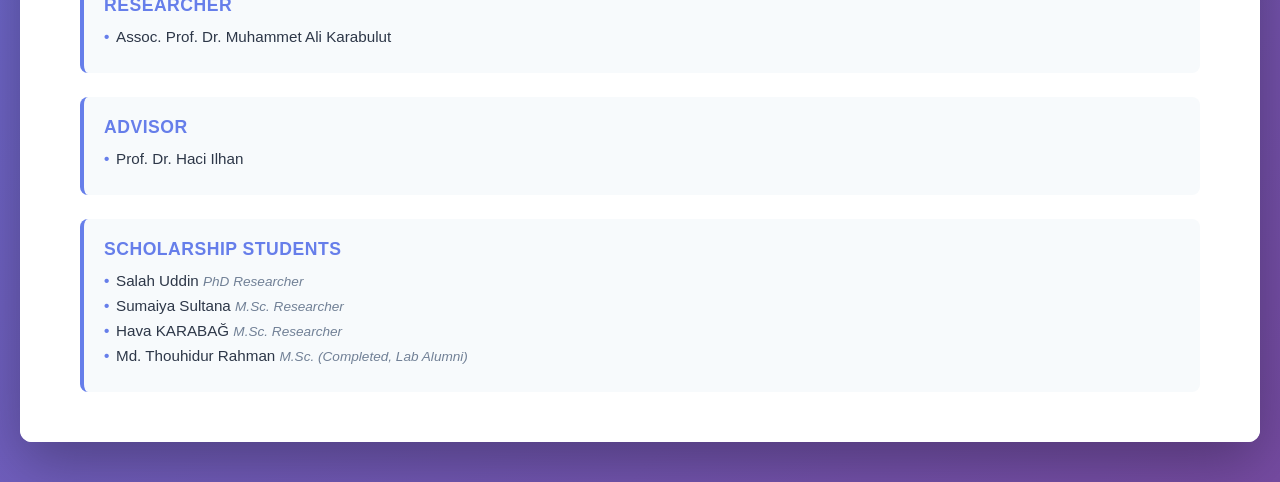
<file: project pages/3501.html>
<!DOCTYPE html>
<html lang="en">
<head>
    <meta charset="UTF-8">
    <meta name="viewport" content="width=device-width, initial-scale=1.0">
    <title>Project Profile</title>
    <link rel="icon" type="image/x-icon" href="photos/Lablogo.ico">
    <style>
        * {
            margin: 0;
            padding: 0;
            box-sizing: border-box;
        }

        body {
            font-family: 'Segoe UI', Tahoma, Geneva, Verdana, sans-serif;
            background: linear-gradient(135deg, #667eea 0%, #764ba2 100%);
            min-height: 100vh;
            padding: 40px 20px;
        }

        .container {
            max-width: 1400px;
            margin: 0 auto;
            background: white;
            border-radius: 12px;
            overflow: hidden;
            box-shadow: 0 20px 60px rgba(0, 0, 0, 0.3);
            opacity: 0;
            animation: fadeIn 0.8s ease forwards;
        }

        @keyframes fadeIn {
            to { opacity: 1; }
        }

        .project-image-container {
            position: relative;
            width: 100%;
            height: 400px;
            overflow: hidden;
            background: linear-gradient(135deg, #667eea 0%, #764ba2 100%);
        }

        .lab-logo {
            position: absolute;
            top: 20px;
            left: 20px;
            width: 80px;
            height: 80px;
            object-fit: contain;
            background: white;
            padding: 10px;
            border-radius: 8px;
            box-shadow: 0 4px 12px rgba(0, 0, 0, 0.3);
            z-index: 10;
            opacity: 0;
            animation: fadeIn 0.8s ease forwards 0.5s;
        }

        .project-image {
            width: 100%;
            height: 100%;
            object-fit: contain;
            opacity: 0;
            animation: fadeInImage 1s ease forwards 0.3s;
            transition: transform 0.3s ease;
        }

        .project-image-container:hover .project-image {
            transform: scale(1.05);
        }

        @keyframes fadeInImage {
            to { opacity: 1; }
        }

        .content-section {
            padding: 50px 60px;
            background: white;
        }

        .pulse-green {
            animation: greenPulse 2s ease-in-out infinite;
            font-size: 1.1rem;
            font-weight: 600;
            margin-bottom: 20px;
        }

        @keyframes greenPulse {
            0%, 100% {
                color: rgba(0, 200, 0, 0.5);
                text-shadow: 0 0 5px rgba(0, 255, 0, 0.5);
            }
            50% {
                color: rgba(0, 200, 0, 1);
                text-shadow: 0 0 10px rgba(0, 255, 0, 0.8),
                             0 0 20px rgba(0, 255, 0, 0.6);
            }
        }

        .project-main-title {
            font-size: 2.2rem;
            font-weight: 700;
            color: #2d3748;
            margin-bottom: 30px;
            line-height: 1.3;
            opacity: 0;
            animation: fadeInUp 0.8s ease forwards 0.5s;
        }

        .project-description {
            font-size: 1rem;
            line-height: 1.8;
            color: #4a5568;
            text-align: justify;
            margin-bottom: 50px;
            opacity: 0;
            animation: fadeInUp 0.8s ease forwards 0.7s;
        }

        .team-image-container {
            position: relative;
            width: 100%;
            height: 400px;
            overflow: hidden;
            background: #f7fafc;
            border-radius: 12px;
            margin-bottom: 40px;
            opacity: 0;
            animation: fadeInUp 0.8s ease forwards 0.9s;
        }

        .team-image {
            width: 100%;
            height: 100%;
            object-fit: cover;
            transition: transform 0.3s ease;
        }

        .team-image-container:hover .team-image {
            transform: scale(1.05);
        }

        .section-title {
            font-size: 1.5rem;
            font-weight: 700;
            color: #2d3748;
            margin-bottom: 24px;
            padding-bottom: 8px;
            border-bottom: 3px solid #667eea;
            display: inline-block;
            opacity: 0;
            animation: fadeInUp 0.8s ease forwards 1.1s;
        }

        .team-grid {
            display: grid;
            gap: 24px;
            opacity: 0;
            animation: fadeInUp 0.8s ease forwards 1.3s;
        }

        .team-role-group {
            background: #f7fafc;
            padding: 20px;
            border-radius: 8px;
            border-left: 4px solid #667eea;
            transition: all 0.3s ease;
        }

        .team-role-group:hover {
            transform: translateX(5px);
            box-shadow: 0 4px 12px rgba(102, 126, 234, 0.15);
        }

        .role-header {
            font-size: 1.1rem;
            font-weight: 600;
            color: #667eea;
            margin-bottom: 12px;
            text-transform: uppercase;
            letter-spacing: 0.5px;
        }

        .member-name {
            font-size: 0.95rem;
            color: #2d3748;
            margin-bottom: 8px;
            padding-left: 12px;
            position: relative;
        }

        .member-name::before {
            content: "•";
            position: absolute;
            left: 0;
            color: #667eea;
            font-weight: bold;
        }

        .member-note {
            color: #718096;
            font-size: 0.85rem;
            font-style: italic;
        }

        @keyframes fadeInUp {
            from {
                opacity: 0;
                transform: translateY(20px);
            }
            to {
                opacity: 1;
                transform: translateY(0);
            }
        }

        /* ============================================
           MOBILE RESPONSIVE STYLES
           ============================================ */

        @media (max-width: 768px) {

            body {
                padding: 12px 10px;
            }

            .container {
                border-radius: 8px;
            }

            /* Hero / project image — shorter on mobile */
            .project-image-container {
                height: 220px;
            }

            /* Make logo smaller and tuck into corner */
            .lab-logo {
                width: 52px;
                height: 52px;
                top: 12px;
                left: 12px;
                padding: 6px;
            }

            /* Content area — less padding */
            .content-section {
                padding: 24px 18px 32px;
            }

            /* Status badge */
            .pulse-green {
                font-size: 0.95rem;
                margin-bottom: 12px;
            }

            /* Title — scale down for narrow screens */
            .project-main-title {
                font-size: 1.35rem;
                margin-bottom: 18px;
                line-height: 1.4;
            }

            /* Body text */
            .project-description {
                font-size: 0.92rem;
                line-height: 1.75;
                margin-bottom: 30px;
                text-align: left; /* justify can look bad on narrow screens */
            }

            /* Team photo — shorter */
            .team-image-container {
                height: 200px;
                border-radius: 8px;
                margin-bottom: 24px;
            }

            /* Section heading */
            .section-title {
                font-size: 1.2rem;
                margin-bottom: 16px;
            }

            /* Team grid — single column */
            .team-grid {
                gap: 14px;
            }

            .team-role-group {
                padding: 14px 16px;
            }

            /* Disable sideways slide on tap (touch devices) */
            .team-role-group:hover {
                transform: none;
            }

            .role-header {
                font-size: 0.9rem;
                margin-bottom: 8px;
            }

            .member-name {
                font-size: 0.88rem;
                margin-bottom: 6px;
            }

            .member-note {
                font-size: 0.78rem;
                display: block;       /* stack note below name */
                padding-left: 12px;
                margin-top: 1px;
                color: #718096;
            }
        }

        /* Extra small phones */
        @media (max-width: 390px) {
            .project-image-container {
                height: 180px;
            }

            .project-main-title {
                font-size: 1.15rem;
            }

            .content-section {
                padding: 18px 14px 28px;
            }
        }
    </style>
</head>
<body>
    <div class="container">
        <!-- Project Image -->
        <div class="project-image-container">
            <img src="https://placehold.co/80x80/ffffff/667eea?text=Lab+Logo" 
                 alt="Lab Logo" 
                 class="lab-logo" 
                 id="labLogo"
                 onerror="this.style.display='none'">
            <img src="https://placehold.co/1400x400/667eea/ffffff?text=Project+Photo" 
                 alt="Project" 
                 class="project-image" 
                 id="projectImage"
                 onerror="this.src='https://placehold.co/1400x400/667eea/ffffff?text=Image+Not+Found'">
        </div>

        <div class="content-section">
            <!-- Status and Title -->
            <h3 class="pulse-green">Active project</h3>
            <h1 class="project-main-title" id="projectTitle">
                Designing Cluster-based Cooperative Massive MIMO enabled Hybrid MAC Protocol for Reliable and Efficient UAVs Communication in 5G and beyond through Artificial Intelligence
            </h1>

            <!-- Project Description -->
            <p class="project-description" id="projectDescription">
                Recently, increases have been observed in the frequency and negative effects of natural disasters such as earthquakes and floods with climate changes. Solutions are sought for the evaluation of these disasters, reacting quickly and effectively against damages and healing mechanisms. On the other hand, deficiencies in communication and situational awareness will reduce the effectiveness of the proposed solutions. For this purpose, the use of UAVs in disaster management is of great importance in the evaluation and reaction stages due to its advantages such as cost, time, size, and safety for a durable communication network. In this context, the aim of this project is to utilize UAVs and design an efficient FANET in order to manage UAV-assisted emergency networks in disasters and to use UAVs in disaster assistance etc. Thus, emergency networks will help to setup communication and meet data traffic in disaster as well as will save peoples life through disaster assistance.
            </p>

            <!-- Team Photo -->
            <div class="team-image-container">
                <img src="https://placehold.co/1400x400/764ba2/ffffff?text=Research+Team+Photo" 
                     alt="Research Team" 
                     class="team-image" 
                     id="teamImage"
                     onerror="this.src='https://placehold.co/1400x400/764ba2/ffffff?text=Image+Not+Found'">
            </div>

            <!-- Research Team Section -->
            <h2 class="section-title">Research Team</h2>
            <div class="team-grid" id="teamGrid">
                <div class="team-role-group">
                    <div class="role-header">Project Manager</div>
                    <div class="member-name">Assoc. Prof. Dr. A. F. M. Shahen Shah</div>
                </div>

                <div class="team-role-group">
                    <div class="role-header">Researcher</div>
                    <div class="member-name">Assoc. Prof. Dr. Muhammet Ali Karabulut</div>
                </div>

                <div class="team-role-group">
                    <div class="role-header">Advisor</div>
                    <div class="member-name">Prof. Dr. Haci Ilhan</div>
                </div>

                <div class="team-role-group">
                    <div class="role-header">Scholarship Students</div>
                    <div class="member-name">Salah Uddin <span class="member-note">PhD Researcher</span></div>
                    <div class="member-name">Sumaiya Sultana <span class="member-note">M.Sc. Researcher</span></div>
                    <div class="member-name">Hava KARABAĞ <span class="member-note">M.Sc. Researcher</span></div>
                    <div class="member-name">Md. Thouhidur Rahman <span class="member-note">M.Sc. (Completed, Lab Alumni)</span></div>
                </div>
            </div>
        </div>
    </div>

    <script>
        // Database structure for projects
        const projects = [
            {
                id: "tubitak-3501-uav",
                labLogo: "../photos/lablogo.png",
                projectImage: "../photos/3501_1.webp",
                teamImage: "../photos/3501.webp",
                fundingSource: "TÜBITAK 3501",
                title: "Designing Cluster-based Cooperative Massive MIMO enabled Hybrid MAC Protocol for Reliable and Efficient UAVs Communication in 5G and beyond through Artificial Intelligence",
                status: "Active Project",
                description: "Recently, increases have been observed in the frequency and negative effects of natural disasters such as earthquakes and floods with climate changes. Solutions are sought for the evaluation of these disasters, reacting quickly and effectively against damages and healing mechanisms. On the other hand, deficiencies in communication and situational awareness will reduce the effectiveness of the proposed solutions. For this purpose, the use of UAVs in disaster management is of great importance in the evaluation and reaction stages due to its advantages such as cost, time, size, and safety for a durable communication network. In this context, the aim of this project is to utilize UAVs and design an efficient FANET in order to manage UAV-assisted emergency networks in disasters and to use UAVs in disaster assistance etc. Thus, emergency networks will help to setup communication and meet data traffic in disaster as well as will save peoples life through disaster assistance.",
                team: {
                    manager: ["Assoc. Prof. Dr. A. F. M. Shahen Shah"],
                    researchers: ["Assoc. Prof. Dr. Muhammet Ali Karabulut"],
                    advisors: ["Prof. Dr. Haci Ilhan"],
                    students: [
                        { name: "Salah Uddin", note: "PhD Researcher" },
                        { name: "Sumaiya Sultana", note: "M.Sc. Researcher" },
                        { name: "Hava KARABAĞ", note: "M.Sc. Researcher" },
                        { name: "Md. Thouhidur Rahman", note: "M.Sc. (Completed, Lab Alumni)" }
                    ]
                }
            }
        ];



        // Function to populate the page
        function populateProject(data) {
            document.title = `${data.title.substring(0, 50)}... | Lab Project`;
            document.getElementById('labLogo').src = data.labLogo;
            document.getElementById('projectImage').src = data.projectImage;
            document.getElementById('teamImage').src = data.teamImage;
            document.getElementById('projectTitle').textContent = data.title;
            document.getElementById('projectDescription').textContent = data.description;

            const teamGrid = document.getElementById('teamGrid');
            teamGrid.innerHTML = '';

            // Manager
            if (data.team.manager && data.team.manager.length > 0) {
                const managerGroup = document.createElement('div');
                managerGroup.className = 'team-role-group';
                managerGroup.innerHTML = `<div class="role-header">Project Manager</div>`;
                data.team.manager.forEach(name => {
                    managerGroup.innerHTML += `<div class="member-name">${name}</div>`;
                });
                teamGrid.appendChild(managerGroup);
            }

            // Researchers
            if (data.team.researchers && data.team.researchers.length > 0) {
                const researcherGroup = document.createElement('div');
                researcherGroup.className = 'team-role-group';
                researcherGroup.innerHTML = `<div class="role-header">Researcher${data.team.researchers.length > 1 ? 's' : ''}</div>`;
                data.team.researchers.forEach(name => {
                    researcherGroup.innerHTML += `<div class="member-name">${name}</div>`;
                });
                teamGrid.appendChild(researcherGroup);
            }

            // Advisors
            if (data.team.advisors && data.team.advisors.length > 0) {
                const advisorGroup = document.createElement('div');
                advisorGroup.className = 'team-role-group';
                advisorGroup.innerHTML = `<div class="role-header">Advisor${data.team.advisors.length > 1 ? 's' : ''}</div>`;
                data.team.advisors.forEach(name => {
                    advisorGroup.innerHTML += `<div class="member-name">${name}</div>`;
                });
                teamGrid.appendChild(advisorGroup);
            }

            // Students
            if (data.team.students && data.team.students.length > 0) {
                const studentGroup = document.createElement('div');
                studentGroup.className = 'team-role-group';
                studentGroup.innerHTML = `<div class="role-header">Scholarship Students</div>`;
                data.team.students.forEach(student => {
                    studentGroup.innerHTML += `<div class="member-name">${student.name} <span class="member-note">${student.note}</span></div>`;
                });
                teamGrid.appendChild(studentGroup);
            }
        }

        // Load project on page load
        document.addEventListener('DOMContentLoaded', () => {
            const params = new URLSearchParams(window.location.search);
            const projectId = params.get('id');

            if (projectId) {
                const projectData = projects.find(proj => proj.id === projectId);
                if (projectData) {
                    populateProject(projectData);
                } else {
                    document.querySelector('.container').innerHTML = '<div style="padding: 50px; text-align: center;"><h1>Project Not Found</h1></div>';
                }
            } else {
                // Default to first project if no ID specified
                populateProject(projects[0]);
            }
        });
    </script>
</body>
</html>
</file>
<file: v2/styles/tokens.css>
/* ==========================================================================
   ANWCL — Design tokens
   Single source of truth. Change values here, not in site.css.
   ========================================================================== */

:root {
  /* --- Colour ------------------------------------------------------------
     Every blue below is sampled from the lab logo (photos/lablogo.png). */
  --ink:          #101519;  /* headings, primary text            18.4:1 on white */
  --ink-2:        #3E4750;  /* body text                          9.3:1 */
  --ink-3:        #6E7883;  /* metadata, captions                 4.5:1 (AA) */

  --paper:        #FFFFFF;
  --surface:      #F2F5F8;  /* cool tinted band, from logo bg #EAFBFF */
  --surface-2:    #E7EDF3;  /* input wells, hover fills */
  --deep:         #071233;  /* dark band background */
  --deep-2:       #0E1E4A;  /* dark band raised surface */

  --line:         #DCE3EA;  /* 1px hairlines */
  --line-strong:  #B9C5D1;  /* dividers that need to read at a glance */

  --accent:       #0E50CA;  /* logo royal — links, active states  6.96:1 */
  --accent-deep:  #0B1098;  /* logo indigo — hover, headings */
  --accent-sky:   #1B86EA;  /* logo sky — ON DARK BACKGROUNDS ONLY */
  --accent-wash:  #E8EFFC;  /* tint for active nav / selected tag */

  --ongoing:      #1F7A4D;  /* project status dot */
  --closed:       #8A94A0;

  /* --- Type --------------------------------------------------------------
     IBM Plex: Sans for UI, Serif for long-form prose, Mono for metadata.
     Full Turkish coverage (ı İ ğ Ğ ş Ş ç Ç ö ü). */
  --font-sans:  "IBM Plex Sans", ui-sans-serif, system-ui, -apple-system, "Segoe UI", sans-serif;
  --font-serif: "IBM Plex Serif", Georgia, "Times New Roman", serif;
  --font-mono:  "IBM Plex Mono", ui-monospace, SFMono-Regular, Menlo, monospace;

  --t-display:  clamp(2.125rem, 1.30rem + 3.45vw, 3.25rem);  /* 34 → 52 */
  --t-h1:       clamp(1.8125rem, 1.32rem + 2.07vw, 2.5rem);  /* 29 → 40 */
  --t-h2:       clamp(1.4375rem, 1.19rem + 1.03vw, 1.75rem); /* 23 → 28 */
  --t-h3:       clamp(1.125rem, 1.07rem + 0.22vw, 1.25rem);  /* 18 → 20 */
  --t-body:     1.0625rem;   /* 17 */
  --t-prose:    1.125rem;    /* 18 — serif reading size */
  --t-small:    0.9375rem;   /* 15 */
  --t-meta:     0.84375rem;  /* 13.5 — mono */
  --t-label:    0.75rem;     /* 12  — mono, uppercase */

  --lh-tight:   1.15;
  --lh-heading: 1.25;
  --lh-body:    1.6;
  --lh-prose:   1.7;

  --measure:      68ch;   /* body copy */
  --measure-tight: 58ch;  /* standfirst, intros */

  /* --- Space (4px base) --------------------------------------------------- */
  --s-1: 0.25rem;  --s-2: 0.5rem;   --s-3: 0.75rem;  --s-4: 1rem;
  --s-5: 1.5rem;   --s-6: 2rem;     --s-7: 3rem;     --s-8: 4rem;
  --s-9: 6rem;     --s-10: 8rem;

  --band-y:  clamp(3.5rem, 2.4rem + 4.5vw, 6.5rem);  /* vertical section rhythm */
  --gutter:  clamp(1.25rem, 0.6rem + 2.6vw, 2.5rem);
  --container: 1200px;
  --header-h: 72px;

  /* --- Surface treatment -------------------------------------------------- */
  /* Gallery frame is deliberately WIDER than a typical photo, so cover() trims
     height rather than cutting people off the sides. */
  --gallery-ratio: 16 / 9;

  --radius:    6px;
  --radius-sm: 3px;
  --focus:     2px solid var(--accent);
  --focus-offset: 3px;

  --ease: cubic-bezier(0.22, 0.61, 0.36, 1);
  --dur:  180ms;
}

/* ==========================================================================
   Reset
   ========================================================================== */

*, *::before, *::after { box-sizing: border-box; }

html { -webkit-text-size-adjust: 100%; }

body {
  margin: 0;
  background: var(--paper);
  color: var(--ink-2);
  font-family: var(--font-sans);
  font-size: var(--t-body);
  line-height: var(--lh-body);
  font-feature-settings: "kern" 1;
  -webkit-font-smoothing: antialiased;
}

h1, h2, h3, h4 {
  margin: 0;
  color: var(--ink);
  font-weight: 600;
  line-height: var(--lh-heading);
  letter-spacing: -0.011em;
}
h1 { font-size: var(--t-h1); }
h2 { font-size: var(--t-h2); }
h3 { font-size: var(--t-h3); font-weight: 600; }

p { margin: 0 0 var(--s-4); }
p:last-child { margin-bottom: 0; }

/* <figure> ships with a 40px inline margin and <dd> with a 40px indent.
   Both would break the gallery and the identity card. */
figure, blockquote, dl, dd, fieldset { margin: 0; }

ul, ol { margin: 0; padding: 0; }
li { list-style: none; }

img { max-width: 100%; height: auto; display: block; }

a { color: var(--accent); text-decoration-thickness: 1px; text-underline-offset: 0.18em; }
a:hover { color: var(--accent-deep); }

button { font: inherit; color: inherit; }

/* Consistent, visible keyboard focus everywhere. */
:focus-visible {
  outline: var(--focus);
  outline-offset: var(--focus-offset);
  border-radius: var(--radius-sm);
}
:focus:not(:focus-visible) { outline: none; }

/* Anchor navigation must clear the sticky header. */
[id] { scroll-margin-top: calc(var(--header-h) + var(--s-5)); }
html { scroll-behavior: smooth; }

@media (prefers-reduced-motion: reduce) {
  html { scroll-behavior: auto; }
  *, *::before, *::after {
    animation-duration: 0.01ms !important;
    animation-iteration-count: 1 !important;
    transition-duration: 0.01ms !important;
  }
}

/* Brand names must not be machine-translated (the reference site renders
   its own name "ASİL" as "ROYAL" under Chrome auto-translate). */
[translate="no"] { }
</file>
<file: v2/styles/site.css>
/* ==========================================================================
   ANWCL — Layout and components
   Depends on tokens.css. Ordered: utilities → shell → sections → components.
   ========================================================================== */

/* --------------------------------------------------------------------------
   1. Utilities
   -------------------------------------------------------------------------- */

.container {
  width: 100%;
  max-width: var(--container);
  margin-inline: auto;
  padding-inline: var(--gutter);
}

.visually-hidden {
  position: absolute; width: 1px; height: 1px;
  padding: 0; margin: -1px; overflow: hidden;
  clip-path: inset(50%); white-space: nowrap;
}

.skip-link {
  position: absolute; left: var(--s-4); top: -100px; z-index: 200;
  background: var(--accent); color: #fff;
  padding: var(--s-3) var(--s-5); border-radius: var(--radius);
  text-decoration: none; font-weight: 500;
}
.skip-link:focus { top: var(--s-4); color: #fff; }

.label {
  font-family: var(--font-mono);
  font-size: var(--t-label);
  font-weight: 500;
  letter-spacing: 0.08em;
  text-transform: uppercase;
  color: var(--ink-3);
}

.meta {
  font-family: var(--font-mono);
  font-size: var(--t-meta);
  color: var(--ink-3);
  line-height: 1.5;
}

.prose {
  font-family: var(--font-serif);
  font-size: var(--t-prose);
  line-height: var(--lh-prose);
  color: var(--ink-2);
  max-width: var(--measure);
}
.prose p + p { margin-top: var(--s-4); }

.standfirst {
  font-size: clamp(1.0625rem, 1rem + 0.3vw, 1.1875rem);
  line-height: 1.55;
  color: var(--ink-2);
  max-width: var(--measure-tight);
}

/* --------------------------------------------------------------------------
   2. Signature: the slotted frame rule
   One slot filled per section, advancing down the page — a MAC frame, and a
   position indicator. Expanded by js/site.js; degrades to a hairline.
   -------------------------------------------------------------------------- */

.frame-rule {
  display: flex;
  gap: 5px;
  height: 3px;
  width: 100%;
  max-width: 340px;
  margin-bottom: var(--s-5);
  background: var(--line);          /* no-JS fallback: plain hairline */
}
.frame-rule.is-built { background: none; }
.frame-rule i { flex: 1; background: var(--line); border-radius: 1px; }
.frame-rule i.is-on { background: var(--accent); flex: 1.6; }

.band--deep .frame-rule,
.band--deep .frame-rule i { background: rgba(255, 255, 255, 0.22); }
.band--deep .frame-rule.is-built { background: none; }
.band--deep .frame-rule i.is-on { background: var(--accent-sky); }

/* --------------------------------------------------------------------------
   2b. Ambient network field
   A single fixed canvas behind the entire page. Sections with an opaque
   background hide it; transparent ones (.hero, .band--plain) reveal it.
   -------------------------------------------------------------------------- */

.network-field {
  position: fixed;
  inset: 0;
  z-index: 0;
  pointer-events: none;
}

/* --------------------------------------------------------------------------
   3. Header
   -------------------------------------------------------------------------- */

.site-header {
  position: sticky; top: 0; z-index: 100;   /* above the network field */
  background: rgba(255, 255, 255, 0.92);
  backdrop-filter: blur(8px);
  border-bottom: 1px solid var(--line);
}

.site-header__inner {
  display: flex; align-items: center; gap: var(--s-5);
  height: var(--header-h);
}

.brand { display: flex; align-items: center; gap: var(--s-3); text-decoration: none; margin-right: auto; }
.brand__mark {
  width: 34px; height: 34px; flex: none;
  /* The supplied PNG has an opaque #EAFBFF background and a baked-in
     wordmark. We crop to the icon and hide the seam with a matching chip. */
  object-fit: cover;
  object-position: 50% 34%;
  border-radius: var(--radius-sm);
  background: #EAFBFF;
}
.brand__name {
  font-weight: 600; font-size: 1.125rem; letter-spacing: 0.02em;
  color: var(--ink); line-height: 1;
}
.brand__sub {
  display: block; font-family: var(--font-mono); font-size: 0.6875rem;
  letter-spacing: 0.06em; color: var(--ink-3); text-transform: uppercase;
  margin-top: 3px; line-height: 1;
}

.nav { display: flex; align-items: center; gap: var(--s-1); }
.nav a {
  display: block; padding: var(--s-2) var(--s-3);
  font-size: var(--t-small); font-weight: 500;
  color: var(--ink-2); text-decoration: none; border-radius: var(--radius-sm);
  transition: background var(--dur) var(--ease), color var(--dur) var(--ease);
}
.nav a:hover { background: var(--surface); color: var(--ink); }
.nav a[aria-current="true"] { color: var(--accent); background: var(--accent-wash); }

.header-actions { display: flex; align-items: center; gap: var(--s-4); }

.btn {
  display: inline-flex; align-items: center; gap: var(--s-2);
  padding: var(--s-2) var(--s-4);
  font-size: var(--t-small); font-weight: 500;
  border-radius: var(--radius); text-decoration: none;
  border: 1px solid transparent; cursor: pointer;
  transition: background var(--dur) var(--ease), border-color var(--dur) var(--ease);
}
.btn--primary { background: var(--accent); color: #fff; }
.btn--primary:hover { background: var(--accent-deep); color: #fff; }
.btn--quiet { border-color: var(--line-strong); color: var(--ink); background: transparent; }
.btn--quiet:hover { background: var(--surface); color: var(--ink); }

.ytu-lockup {
  display: flex; align-items: center; gap: var(--s-3);
  padding-left: var(--s-4); border-left: 1px solid var(--line);
  font-family: var(--font-mono); font-size: var(--t-label);
  letter-spacing: 0.06em; color: var(--ink-3); text-transform: uppercase;
  text-decoration: none;
}
.ytu-lockup:hover { color: var(--ink); }

.nav-toggle { display: none; background: none; border: 1px solid var(--line-strong);
  border-radius: var(--radius); padding: var(--s-2) var(--s-3); cursor: pointer; }

@media (max-width: 1080px) {
  .ytu-lockup { display: none; }
}
@media (max-width: 900px) {
  .nav-toggle { display: block; }
  .nav {
    position: fixed; inset: var(--header-h) 0 auto 0;
    flex-direction: column; align-items: stretch; gap: 0;
    background: var(--paper); border-bottom: 1px solid var(--line);
    padding: var(--s-3) var(--gutter) var(--s-5);
    transform: translateY(-8px); opacity: 0; pointer-events: none;
    transition: opacity var(--dur) var(--ease), transform var(--dur) var(--ease);
  }
  .nav[data-open="true"] { transform: none; opacity: 1; pointer-events: auto; }
  .nav a { padding: var(--s-4) var(--s-2); border-bottom: 1px solid var(--line); border-radius: 0; }
  .header-actions .btn--primary { display: none; }
}

/* --------------------------------------------------------------------------
   4. Bands and section headers
   -------------------------------------------------------------------------- */

.band {
  position: relative; z-index: 1;   /* every band sits above the network field */
  padding-block: var(--band-y);
  border-top: 1px solid var(--line);
}
/* Transparent, so the fixed canvas behind the page shows through. The page
   background is white, so these read as white sections — with particles. */
.band--plain   { background: transparent; }
/* Opaque, so they occlude the canvas entirely — no particles in tinted bands. */
.band--tinted  { background: var(--surface); }
.band--deep    { background: var(--deep); color: rgba(255, 255, 255, 0.78); border-top-color: var(--deep); }
.band--deep h2, .band--deep h3 { color: #fff; }
.band--deep .label { color: rgba(255, 255, 255, 0.55); }
.band--deep .meta  { color: rgba(255, 255, 255, 0.55); }
.band--deep a { color: var(--accent-sky); }

.section-head { margin-bottom: var(--s-7); }
.section-head__row {
  display: flex; align-items: flex-end; justify-content: space-between;
  gap: var(--s-5); flex-wrap: wrap;
}
.section-head h2 { max-width: 22ch; }
.section-head .standfirst { margin-top: var(--s-4); }

/* --------------------------------------------------------------------------
   5. Hero — identity row, then the gallery at full container width
   -------------------------------------------------------------------------- */

.hero {
  position: relative; z-index: 1;      /* sits above the network field */
  background: transparent;             /* lets the field show through */
  padding-block: clamp(2.5rem, 1.5rem + 4vw, 4.5rem) var(--band-y);
}

.hero__grid {
  display: grid; gap: clamp(var(--s-5), 3.5vw, var(--s-8));
  grid-template-columns: minmax(0, 1.08fr) minmax(0, 0.92fr);
  align-items: end;
}
.hero__eyebrow { margin-bottom: var(--s-4); }
.hero h1 {
  font-size: var(--t-display);
  line-height: var(--lh-tight);
  letter-spacing: -0.02em;
  max-width: 16ch;
}
.hero h1 .accent { color: var(--accent); }
.hero__lede { margin-bottom: var(--s-5); }

/* Station-identification block: mono labels, sans values. */
.idcard {
  display: grid; grid-template-columns: max-content 1fr;
  gap: var(--s-2) var(--s-5);
  border-top: 1px solid var(--line); padding-top: var(--s-5);
  margin-bottom: var(--s-5);
}
.idcard dt { font-family: var(--font-mono); font-size: var(--t-label);
  letter-spacing: 0.08em; text-transform: uppercase; color: var(--ink-3); padding-top: 2px; }
.idcard dd { margin: 0; font-size: var(--t-small); color: var(--ink); }
.idcard dd a { text-decoration: none; }
.idcard dd a:hover { text-decoration: underline; }

.hero__actions { display: flex; gap: var(--s-3); flex-wrap: wrap; }

@media (max-width: 900px) {
  .hero__grid { grid-template-columns: 1fr; }
  .hero h1 { max-width: none; }
}

/* --------------------------------------------------------------------------
   5b. Gallery
   Native horizontal scroll with snap points, so wheel, trackpad and touch all
   work with no JavaScript. Buttons and dots are progressive enhancement.
   Slides use object-fit: cover against a container WIDER than the source
   photos, so the full width of every image survives and only a little height
   is trimmed. Per-slide `focus` sets object-position.
   -------------------------------------------------------------------------- */

.gallery { margin-top: clamp(var(--s-6), 4vw, var(--s-8)); }

.gallery__viewport {
  overflow: hidden;
  border-radius: var(--radius);
  background: var(--surface);
}

.gallery__track {
  display: flex;
  overflow-x: auto;
  overscroll-behavior-x: contain;
  scroll-snap-type: x mandatory;
  scroll-behavior: smooth;
  scrollbar-width: none;
  -ms-overflow-style: none;
}
.gallery__track::-webkit-scrollbar { display: none; }
@media (prefers-reduced-motion: reduce) { .gallery__track { scroll-behavior: auto; } }

/* Every slide is a fixed-ratio frame. The photo is contained inside it, so
   nothing is ever cropped — portrait shots included. The gap either side is
   filled by the same image, blown up, blurred and veiled, so a vertical photo
   sits in a soft wash of its own colours instead of hard grey bars. */
.gallery__slide {
  flex: 0 0 100%;
  scroll-snap-align: center;
  scroll-snap-stop: always;
  position: relative;
  aspect-ratio: var(--gallery-ratio);
  overflow: hidden;
  background: var(--surface);
}

.gallery__fill {
  position: absolute; inset: 0;
  background-size: cover;
  background-position: center;
  transform: scale(1.18);
  filter: blur(30px) saturate(0.85);
  opacity: 0.55;
}
.gallery__fill::after {
  content: "";
  position: absolute; inset: 0;
  background: rgba(255, 255, 255, 0.30);
}

.gallery__slide img {
  position: relative;
  width: 100%; height: 100%;
  object-fit: contain;
  display: block;
}
/* Opt a slide out with fit: "cover" in data/lab.js when you want it to bleed. */
.gallery__slide[data-fit="cover"] img { object-fit: cover; }
.gallery__slide[data-fit="cover"] .gallery__fill { display: none; }

@media (prefers-reduced-motion: no-preference) {
  .gallery__fill { transition: opacity var(--dur) var(--ease); }
}

.gallery__bar {
  display: flex; align-items: center; justify-content: space-between;
  gap: var(--s-4); margin-top: var(--s-3); flex-wrap: wrap;
}
.gallery__caption { margin: 0; min-height: 1.4em; }
.gallery__controls { display: flex; align-items: center; gap: var(--s-4); margin-left: auto; }

/* Dots echo the slotted frame rule rather than being circles. */
.gallery__dots { display: flex; gap: 5px; }
.gallery__dot {
  width: 22px; height: 3px; padding: 0; border: 0; border-radius: 1px;
  background: var(--line-strong); cursor: pointer;
  transition: background var(--dur) var(--ease);
}
.gallery__dot:hover { background: var(--ink-3); }
.gallery__dot[aria-current="true"] { background: var(--accent); }

.gallery__btn {
  width: 38px; height: 38px; flex: none;
  display: inline-flex; align-items: center; justify-content: center;
  border: 1px solid var(--line-strong); border-radius: var(--radius);
  background: var(--paper); color: var(--ink); cursor: pointer;
  transition: background var(--dur) var(--ease), border-color var(--dur) var(--ease);
}
.gallery__btn:hover { background: var(--surface); }
.gallery__btn[disabled] { opacity: 0.4; cursor: default; }
.gallery__controls .gallery__btn + .gallery__btn { margin-left: var(--s-2); }

@media (max-width: 640px) {
  .gallery__bar { gap: var(--s-3); }
  .gallery__caption { order: 2; width: 100%; }
}

/* --------------------------------------------------------------------------
   6. Counted facts — real numbers only, computed from the data files
   -------------------------------------------------------------------------- */

.facts { display: grid; grid-template-columns: repeat(4, 1fr); gap: var(--s-5);
  border-top: 1px solid var(--line); padding-top: var(--s-5); }
.facts__n {
  font-family: var(--font-mono); font-weight: 500;
  font-size: clamp(1.75rem, 1.3rem + 1.9vw, 2.5rem);
  color: var(--ink); line-height: 1; letter-spacing: -0.03em;
}
.facts__l { display: block; margin-top: var(--s-2); }
@media (max-width: 640px) { .facts { grid-template-columns: repeat(2, 1fr); gap: var(--s-5) var(--s-4); } }

/* --------------------------------------------------------------------------
   7. Research areas — definition list, not cards
   -------------------------------------------------------------------------- */

.areas { border-top: 1px solid var(--line); }
.area {
  display: grid; grid-template-columns: minmax(0, 5fr) minmax(0, 7fr);
  gap: var(--s-4) var(--s-7);
  padding-block: var(--s-6);
  border-bottom: 1px solid var(--line);
}
.area h3 { font-size: clamp(1.1875rem, 1.1rem + 0.4vw, 1.375rem); }
.area__body p { color: var(--ink-2); max-width: var(--measure); }
.tags { display: flex; flex-wrap: wrap; gap: var(--s-2); margin-top: var(--s-4); }
.tag {
  font-family: var(--font-mono); font-size: var(--t-label);
  letter-spacing: 0.04em; color: var(--ink-2);
  border: 1px solid var(--line); border-radius: 100px;
  padding: 3px var(--s-3); background: var(--paper);
}
@media (max-width: 760px) { .area { grid-template-columns: 1fr; gap: var(--s-3); } }

/* --------------------------------------------------------------------------
   8. Projects
   -------------------------------------------------------------------------- */

.featured { display: grid; grid-template-columns: repeat(2, 1fr); gap: var(--s-6); }
.featured__item {
  display: flex; flex-direction: column;
  background: var(--deep-2); border-radius: var(--radius); overflow: hidden;
  text-decoration: none; color: inherit;
  transition: transform var(--dur) var(--ease);
}
.featured__item:hover { transform: translateY(-3px); }
.featured__item img { width: 100%; aspect-ratio: 16 / 9; object-fit: cover; background: #0b1738; }
.featured__body { padding: var(--s-5); display: flex; flex-direction: column; gap: var(--s-3); flex: 1; }
.featured__item h3 { font-size: var(--t-h3); }
.featured__item p { font-size: var(--t-small); color: rgba(255,255,255,0.7); }
.featured__more { margin-top: auto; font-family: var(--font-mono); font-size: var(--t-meta);
  color: var(--accent-sky); letter-spacing: 0.04em; }

.project-list { border-top: 1px solid var(--line); }
.band--deep .project-list { border-top-color: rgba(255,255,255,0.14); }
.project {
  display: grid; grid-template-columns: 190px minmax(0, 1fr) auto;
  gap: var(--s-4) var(--s-6); align-items: baseline;
  padding-block: var(--s-5);
  border-bottom: 1px solid var(--line);
}
.band--deep .project { border-bottom-color: rgba(255,255,255,0.14); }
.project__funder { font-family: var(--font-mono); font-size: var(--t-meta); color: var(--ink); font-weight: 500; }
.band--deep .project__funder { color: #fff; }
.project__years { display: block; color: var(--ink-3); font-weight: 400; margin-top: 3px; }
.project h3 { font-size: 1.0625rem; font-weight: 500; margin-bottom: var(--s-2); }
.project p { font-size: var(--t-small); max-width: var(--measure); }
.status { display: inline-flex; align-items: center; gap: var(--s-2);
  font-family: var(--font-mono); font-size: var(--t-label); letter-spacing: 0.06em;
  text-transform: uppercase; color: var(--ink-3); white-space: nowrap; }
.status::before { content: ""; width: 7px; height: 7px; border-radius: 50%; background: var(--closed); }
.status--ongoing::before { background: var(--ongoing); }
@media (max-width: 860px) {
  .featured { grid-template-columns: 1fr; }
  .project { grid-template-columns: 1fr; gap: var(--s-2); }
  .project__years { display: inline; margin-left: var(--s-3); }
}

/* --------------------------------------------------------------------------
   9. Publications
   -------------------------------------------------------------------------- */

.pub-list { border-top: 1px solid var(--line); }
.pub {
  display: grid; grid-template-columns: 72px minmax(0, 1fr);
  gap: var(--s-5); padding-block: var(--s-5);
  border-bottom: 1px solid var(--line);
}
.pub__year { font-family: var(--font-mono); font-size: var(--t-meta); color: var(--ink-3); padding-top: 3px; }
.pub__title { font-size: 1.0625rem; font-weight: 500; color: var(--ink); line-height: 1.4; margin-bottom: var(--s-2); }
.pub__authors { font-size: var(--t-small); color: var(--ink-2); margin-bottom: var(--s-2); }
.pub__authors .self { color: var(--ink); font-weight: 500; }
.pub__venue { font-family: var(--font-mono); font-size: var(--t-meta); color: var(--ink-3); }
.pub__venue a { color: var(--ink-3); text-decoration-color: var(--line-strong); }
.pub__venue a:hover { color: var(--accent); }
@media (max-width: 620px) {
  .pub { grid-template-columns: 1fr; gap: var(--s-2); }
}

/* --------------------------------------------------------------------------
   10. People
   -------------------------------------------------------------------------- */

.people-group + .people-group { margin-top: var(--s-7); }
.people-group__head {
  display: flex; align-items: baseline; gap: var(--s-4);
  padding-bottom: var(--s-3); margin-bottom: var(--s-5);
  border-bottom: 1px solid var(--line);
}
.people-group__count { font-family: var(--font-mono); font-size: var(--t-meta); color: var(--ink-3); }

/* Compact roster cards — about 150px per column at full container width, so
   they sit clearly below the leadership portraits in the visual hierarchy.
   auto-fill reflows the column count on its own, no media queries needed. */
.people-grid {
  display: grid;
  gap: var(--s-5);
  grid-template-columns: repeat(auto-fill, minmax(150px, 1fr));
}
.person { text-decoration: none; color: inherit; display: block; }
.person__portrait {
  position: relative; overflow: hidden; border-radius: var(--radius);
  background: var(--surface); margin-bottom: var(--s-3);
}
.person__portrait img {
  width: 100%; aspect-ratio: 4 / 5; object-fit: cover;
  filter: grayscale(0.12);
  transition: transform 300ms var(--ease), filter var(--dur) var(--ease);
}
.person:hover .person__portrait img { transform: scale(1.03); filter: grayscale(0); }
.person__name { text-decoration: none; font-weight: 600; color: var(--ink); font-size: 1rem; line-height: 1.35; }
.person__role { display: block; margin-top: 3px; }
.person__links { display: flex; gap: var(--s-3); margin-top: var(--s-3); }
.person__links a { color: var(--ink-3); display: inline-flex; }
.person__links a:hover { color: var(--accent); }
.person__links svg { width: 17px; height: 17px; fill: currentColor; }

/* Leadership: two per row, with a portrait larger than a roster card (230px
   against roughly 150px), so seniority reads at a glance. If you change the
   roster's minmax() above, keep this comfortably ahead of it. */
.people-grid--lead { grid-template-columns: repeat(2, 1fr); gap: var(--s-7); }
.people-grid--lead .person {
  display: grid;
  grid-template-columns: 230px minmax(0, 1fr);
  gap: var(--s-5);
  align-items: start;
}
.people-grid--lead .person__portrait { margin-bottom: 0; }
.people-grid--lead .person__name { font-size: 1.125rem; }
.people-grid--lead .person__role { margin-top: var(--s-2); }
.people-grid--lead .person__tagline {
  font-size: var(--t-meta); color: var(--ink-2); margin-top: var(--s-3);
  font-style: italic; line-height: 1.5;
}
.people-grid--lead .person__bio {
  font-size: var(--t-small); color: var(--ink-2); margin-top: var(--s-3);
  display: -webkit-box; -webkit-line-clamp: 5; -webkit-box-orient: vertical; overflow: hidden;
}
.people-grid--lead .person__links { margin-top: var(--s-4); }

@media (max-width: 900px) {
  .people-grid--lead { grid-template-columns: 1fr; gap: var(--s-6); }
  .people-grid--lead .person { grid-template-columns: 200px minmax(0, 1fr); }
}
@media (max-width: 520px) {
  .people-grid { gap: var(--s-4); }
  .people-grid--lead .person { grid-template-columns: 1fr; }
  .people-grid--lead .person__portrait { max-width: 240px; }
}

/* --------------------------------------------------------------------------
   11. Director's message
   -------------------------------------------------------------------------- */

.director { display: grid; grid-template-columns: minmax(0, 300px) minmax(0, 1fr); gap: clamp(var(--s-6), 4vw, var(--s-8)); }
.director__aside img { width: 100%; aspect-ratio: 4 / 5; object-fit: cover; border-radius: var(--radius); background: var(--surface); }
.director__name { margin-top: var(--s-4); font-weight: 600; color: var(--ink); }
.director__more { margin-top: var(--s-4); }
.director__body[data-collapsed="true"] .director__extra { display: none; }
@media (max-width: 800px) { .director { grid-template-columns: 1fr; } .director__aside img { max-width: 240px; } }

/* --------------------------------------------------------------------------
   12. News
   -------------------------------------------------------------------------- */

.news-grid { display: grid; grid-template-columns: repeat(2, 1fr); gap: var(--s-6); }
.video { border: 1px solid var(--line); border-radius: var(--radius); overflow: hidden; background: var(--paper); }
.video__frame { position: relative; padding-bottom: 56.25%; height: 0; background: var(--surface); }
.video__frame iframe { position: absolute; inset: 0; width: 100%; height: 100%; border: 0; }
.video__body { padding: var(--s-4) var(--s-5) var(--s-5); }
.video__body h3 { font-size: 1rem; font-weight: 500; margin-bottom: var(--s-2); }

.notes { margin-top: var(--s-7); border-top: 1px solid var(--line); }
.note { display: grid; grid-template-columns: 150px minmax(0, 1fr); gap: var(--s-4) var(--s-5);
  padding-block: var(--s-5); border-bottom: 1px solid var(--line); align-items: baseline; }
.note__date { font-family: var(--font-mono); font-size: var(--t-meta); color: var(--ink-3); }
.note h3 { font-size: 1.0625rem; font-weight: 500; margin-bottom: var(--s-2); }
.note p { font-size: var(--t-small); max-width: var(--measure); }
@media (max-width: 760px) {
  .news-grid { grid-template-columns: 1fr; }
  .note { grid-template-columns: 1fr; gap: var(--s-2); }
}

/* --------------------------------------------------------------------------
   13. Contact + footer
   -------------------------------------------------------------------------- */

.contact-grid { display: grid; grid-template-columns: repeat(3, minmax(0, 1fr)); gap: var(--s-6); }
.contact-block h3 { font-size: 1rem; margin-bottom: var(--s-3); }
.contact-block p, .contact-block address { font-style: normal; font-size: var(--t-small); color: var(--ink-2); }
.contact-block a { text-decoration: none; }
.contact-block a:hover { text-decoration: underline; }
@media (max-width: 760px) { .contact-grid { grid-template-columns: 1fr; gap: var(--s-5); } }

.socials { display: flex; gap: var(--s-3); }
.socials a {
  display: inline-flex; align-items: center; justify-content: center;
  width: 38px; height: 38px; border: 1px solid var(--line-strong);
  border-radius: var(--radius); color: var(--ink-2);
  transition: background var(--dur) var(--ease), color var(--dur) var(--ease);
}
.socials a:hover { background: var(--accent); border-color: var(--accent); color: #fff; }
.socials svg { width: 18px; height: 18px; fill: currentColor; }

.site-footer {
  position: relative; z-index: 1;           /* opaque, so no particles here */
  background: var(--deep); color: rgba(255,255,255,0.65);
  padding-block: var(--s-7) var(--s-6);
}
.site-footer__top { display: flex; justify-content: space-between; gap: var(--s-6); flex-wrap: wrap;
  padding-bottom: var(--s-5); border-bottom: 1px solid rgba(255,255,255,0.14); }
.site-footer__name { color: #fff; font-weight: 600; font-size: 1.0625rem; }
.site-footer__name span { display: block; font-weight: 400; font-size: var(--t-small);
  color: rgba(255,255,255,0.65); margin-top: var(--s-2); max-width: 42ch; }
.footer-nav { display: flex; gap: var(--s-5); flex-wrap: wrap; }
.footer-nav a { color: rgba(255,255,255,0.75); text-decoration: none; font-size: var(--t-small); }
.footer-nav a:hover { color: #fff; text-decoration: underline; }
.site-footer__bottom { display: flex; justify-content: space-between; gap: var(--s-4);
  flex-wrap: wrap; padding-top: var(--s-5); font-family: var(--font-mono); font-size: var(--t-meta); }

/* --------------------------------------------------------------------------
   14. Content that still needs supplying from the lab
   Visible in the page so gaps get filled rather than forgotten.
   Delete .todo rules once all placeholders are resolved.
   -------------------------------------------------------------------------- */

.todo {
  display: inline-block;
  font-family: var(--font-mono); font-size: var(--t-label); letter-spacing: 0.04em;
  background: #FFF4D6; color: #6B4E00; border: 1px dashed #C9A227;
  padding: 1px var(--s-2); border-radius: var(--radius-sm);
}
.band--deep .todo { background: #3A2F00; color: #FFD966; border-color: #8A6D00; }

/* --------------------------------------------------------------------------
   15. Scroll reveal — one shared, restrained transition
   -------------------------------------------------------------------------- */

.reveal { opacity: 0; transform: translateY(6px); transition: opacity 400ms var(--ease), transform 400ms var(--ease); }
.reveal.is-in { opacity: 1; transform: none; }
@media (prefers-reduced-motion: reduce) { .reveal { opacity: 1; transform: none; } }
</file>
